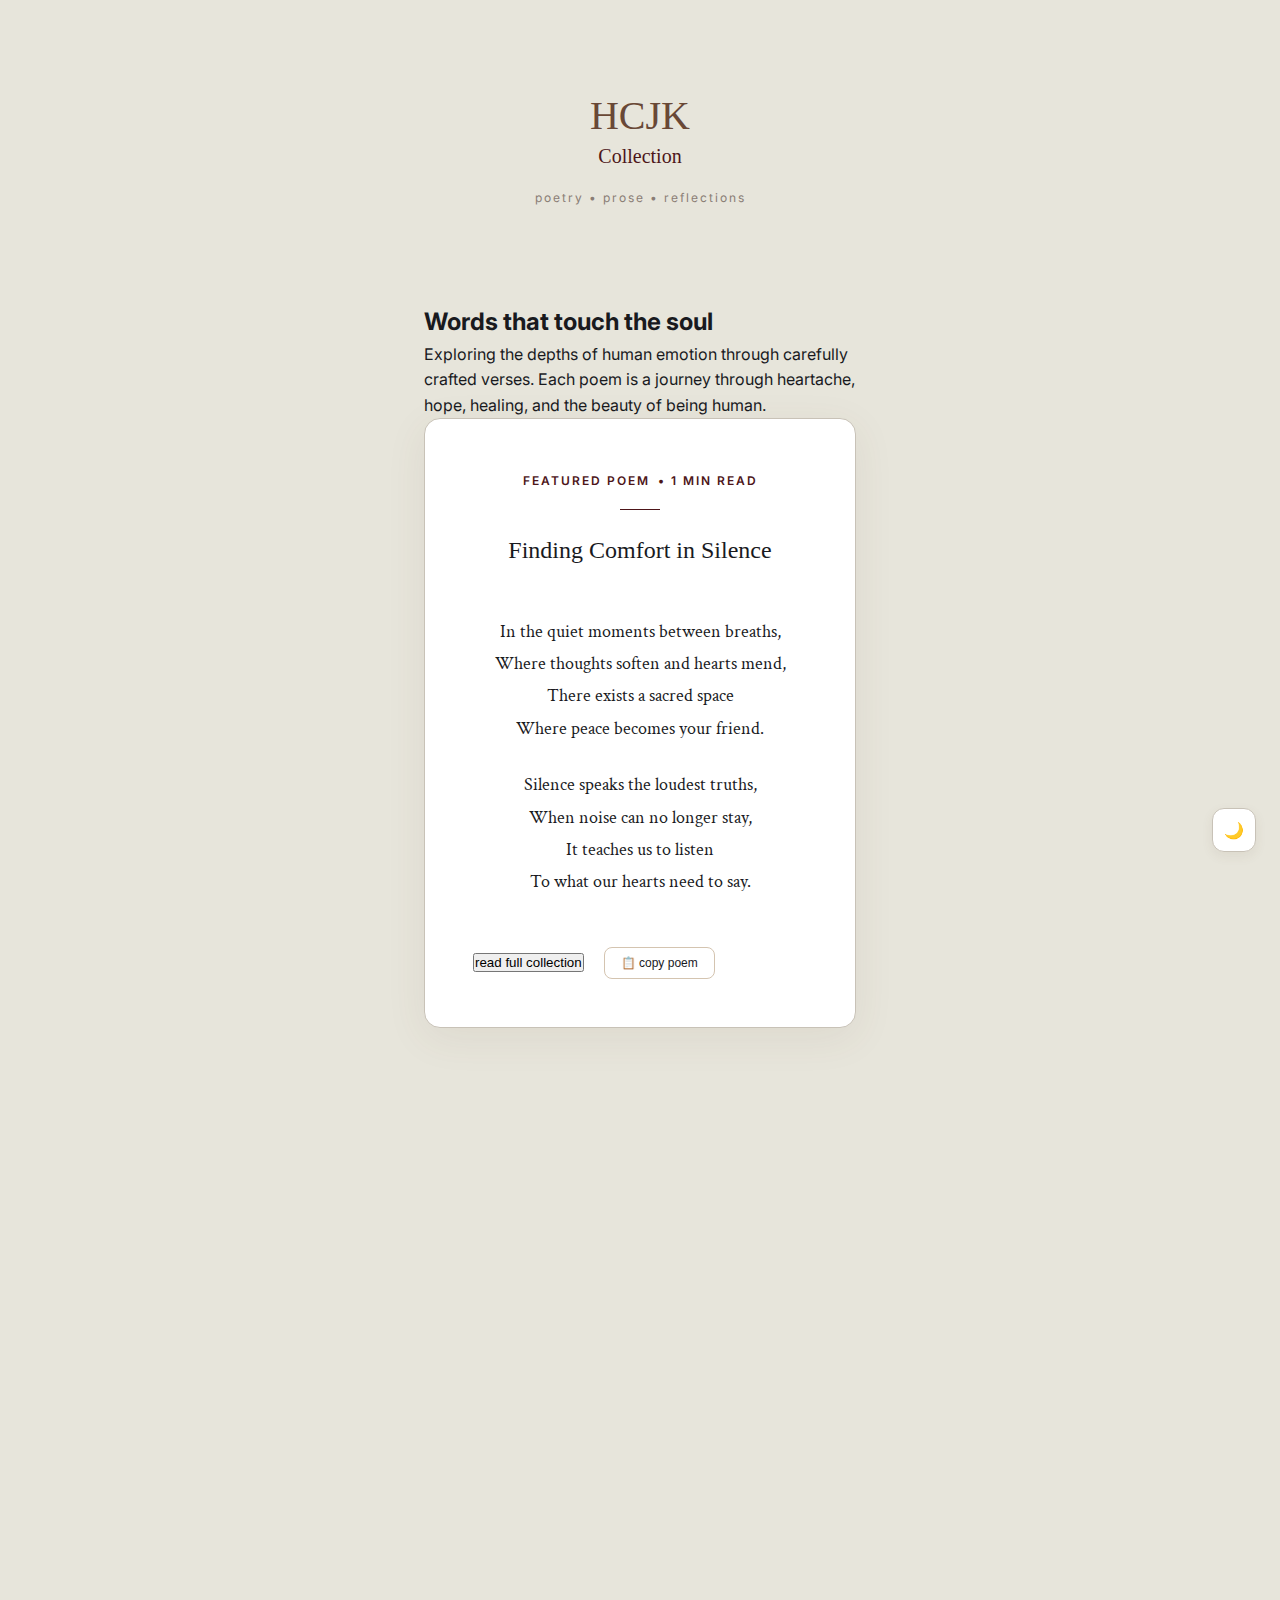
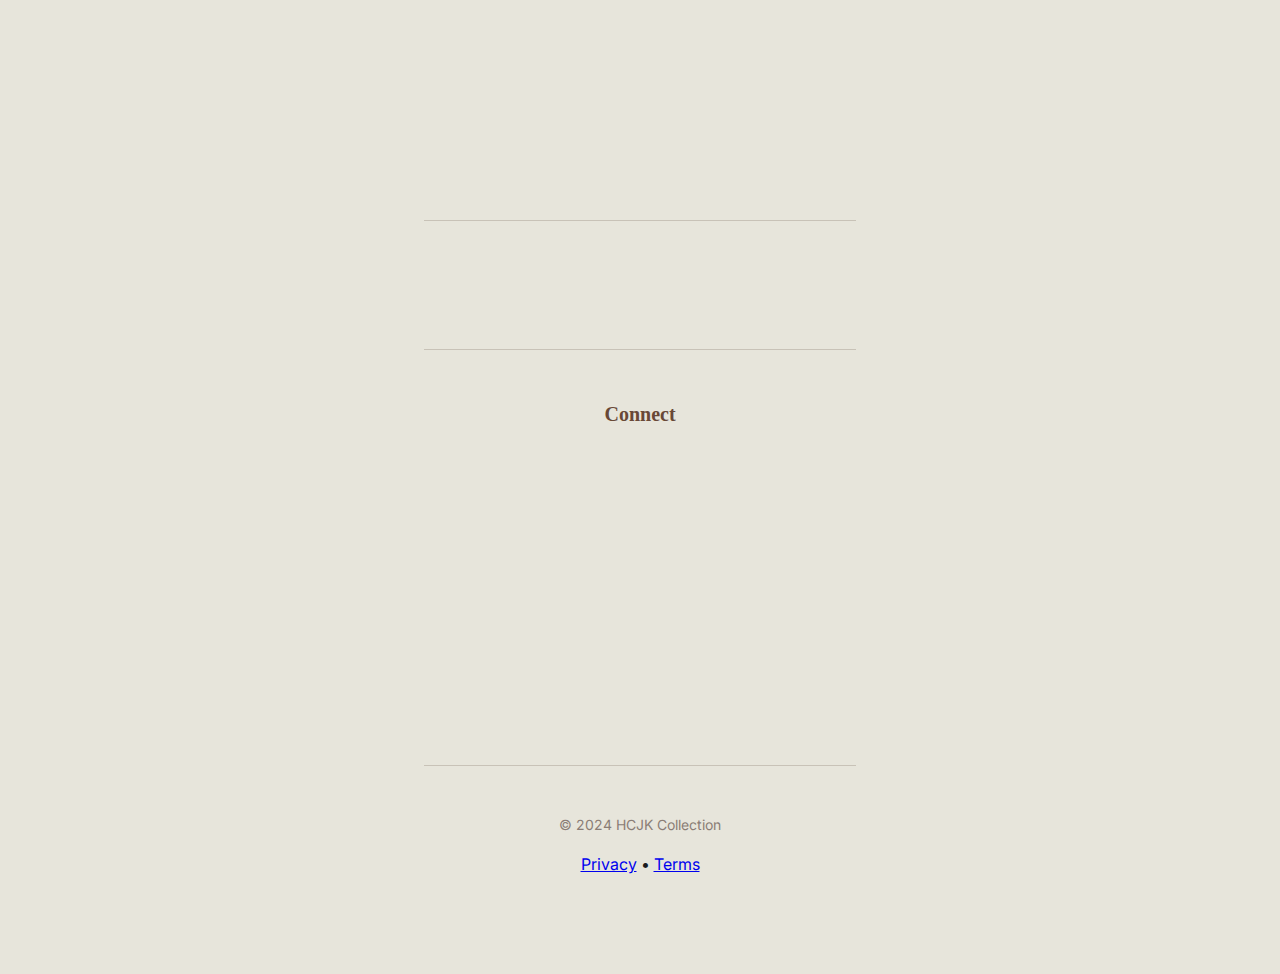
<file: index.html>
<!DOCTYPE html>
<html lang="en">
<head>
    <meta charset="UTF-8">
    <meta name="viewport" content="width=device-width, initial-scale=1.0">
    <title>HCJK Collection • Poetry & Words</title>
    <meta name="description" content="Discover heartfelt poetry and prose from HCJK Collection. Explore verses that touch the soul and speak to the human experience.">
    
    <!-- Fonts -->
    <link rel="preconnect" href="https://fonts.googleapis.com">
    <link rel="preconnect" href="https://fonts.gstatic.com" crossorigin>
    <link href="https://fonts.googleapis.com/css2?family=Crimson+Text:ital,wght@0,400;0,600;1,400&family=Inter:wght@300;400;500;600&display=swap" rel="stylesheet">
    
    <!-- CSS -->
    <link rel="stylesheet" href="style.css">
    
    <!-- Favicon -->
    <link rel="icon" type="image/svg+xml" href="data:image/svg+xml,<svg xmlns='http://www.w3.org/2000/svg' viewBox='0 0 100 100'><text y='.9em' font-size='90'>📝</text></svg>">
<script src="https://sites.super.myninja.ai/_assets/ninja-daytona-script.js"></script>
</head>
<body>
    <div class="container">
        <!-- Header -->
        <header class="header">
            <div class="logo">
                <h1>HCJK</h1>
                <p class="tagline">Collection</p>
            </div>
            <p class="subtitle">poetry • prose • reflections</p>
        </header>

        <!-- Hero Section -->
        <section class="hero">
            <div class="hero-content">
                <h2>Words that touch the soul</h2>
                <p class="hero-description">
                    Exploring the depths of human emotion through carefully crafted verses. 
                    Each poem is a journey through heartache, hope, healing, and the beauty of being human.
                </p>
            </div>
        </section>

        <!-- Featured Poem -->
        <section class="featured-poem">
            <div class="poem-header">
                <span class="poem-label">featured poem</span>
                <h3>Finding Comfort in Silence</h3>
            </div>
            <div class="poem-content">
                <p>In the quiet moments between breaths,<br>
                Where thoughts soften and hearts mend,<br>
                There exists a sacred space<br>
                Where peace becomes your friend.</p>
                
                <p>Silence speaks the loudest truths,<br>
                When noise can no longer stay,<br>
                It teaches us to listen<br>
                To what our hearts need to say.</p>
            </div>
            <div class="poem-actions">
                <button class="poem-button">read full collection</button>
            </div>
        </section>

        <!-- Links Section -->
        <section class="links">
            <div class="link-item">
                <a href="#" class="link-button primary">
                    <span class="link-icon">📚</span>
                    <div class="link-content">
                        <span class="link-title">Poetry Collections</span>
                        <span class="link-description">Explore complete series of themed poems</span>
                    </div>
                </a>
            </div>

            <div class="link-item">
                <a href="https://www.instagram.com/hcjk_collection/" target="_blank" class="link-button">
                    <span class="link-icon">📸</span>
                    <div class="link-content">
                        <span class="link-title">Instagram</span>
                        <span class="link-description">Daily poems & behind-the-scenes</span>
                    </div>
                </a>
            </div>

            <div class="link-item">
                <a href="#" class="link-button">
                    <span class="link-icon">💌</span>
                    <div class="link-content">
                        <span class="link-title">Newsletter</span>
                        <span class="link-description">Weekly poetry delivered to your inbox</span>
                    </div>
                </a>
            </div>

            <div class="link-item">
                <a href="#" class="link-button">
                    <span class="link-icon">🎭</span>
                    <div class="link-content">
                        <span class="link-title">Live Readings</span>
                        <span class="link-description">Join virtual poetry sessions</span>
                    </div>
                </a>
            </div>

            <div class="link-item">
                <a href="#" class="link-button">
                    <span class="link-icon">✍️</span>
                    <div class="link-content">
                        <span class="link-title">Commission a Poem</span>
                        <span class="link-description">Personalized verses for special moments</span>
                    </div>
                </a>
            </div>

            <div class="link-item">
                <a href="#" class="link-button">
                    <span class="link-icon">🤝</span>
                    <div class="link-content">
                        <span class="link-title">Collaborate</span>
                        <span class="link-description">Work together on creative projects</span>
                    </div>
                </a>
            </div>
        </section>

        <!-- Stats Section -->
        <section class="stats">
            <div class="stat-item">
                <span class="stat-number">150+</span>
                <span class="stat-label">poems written</span>
            </div>
            <div class="stat-item">
                <span class="stat-number">12k</span>
                <span class="stat-label">readers reached</span>
            </div>
            <div class="stat-item">
                <span class="stat-number">8</span>
                <span class="stat-label">collections published</span>
            </div>
        </section>

        <!-- Connect Section -->
        <section class="connect">
            <h3>Connect</h3>
            <div class="social-links">
                <a href="https://www.instagram.com/hcjk_collection/" target="_blank" class="social-link">
                    <span class="social-icon">📷</span>
                    <span class="social-name">Instagram</span>
                    <span class="social-desc">Daily poetry & updates</span>
                </a>
                <a href="#" class="social-link">
                    <span class="social-icon">📧</span>
                    <span class="social-name">Email</span>
                    <span class="social-desc">Inquiries & collaborations</span>
                </a>
                <a href="#" class="social-link">
                    <span class="social-icon">📝</span>
                    <span class="social-name">Blog</span>
                    <span class="social-desc">Writing process & reflections</span>
                </a>
            </div>
        </section>

        <!-- Footer -->
        <footer class="footer">
            <p>&copy; 2024 HCJK Collection</p>
            <div class="footer-links">
                <a href="#">Privacy</a>
                <span>•</span>
                <a href="#">Terms</a>
            </div>
        </footer>
    </div>

    <!-- Theme Toggle -->
    <button class="theme-toggle" id="themeToggle">
        <span class="theme-icon">🌙</span>
    </button>

    <!-- JavaScript -->
    <script src="script.js"></script>
</body>
</html>
</file>
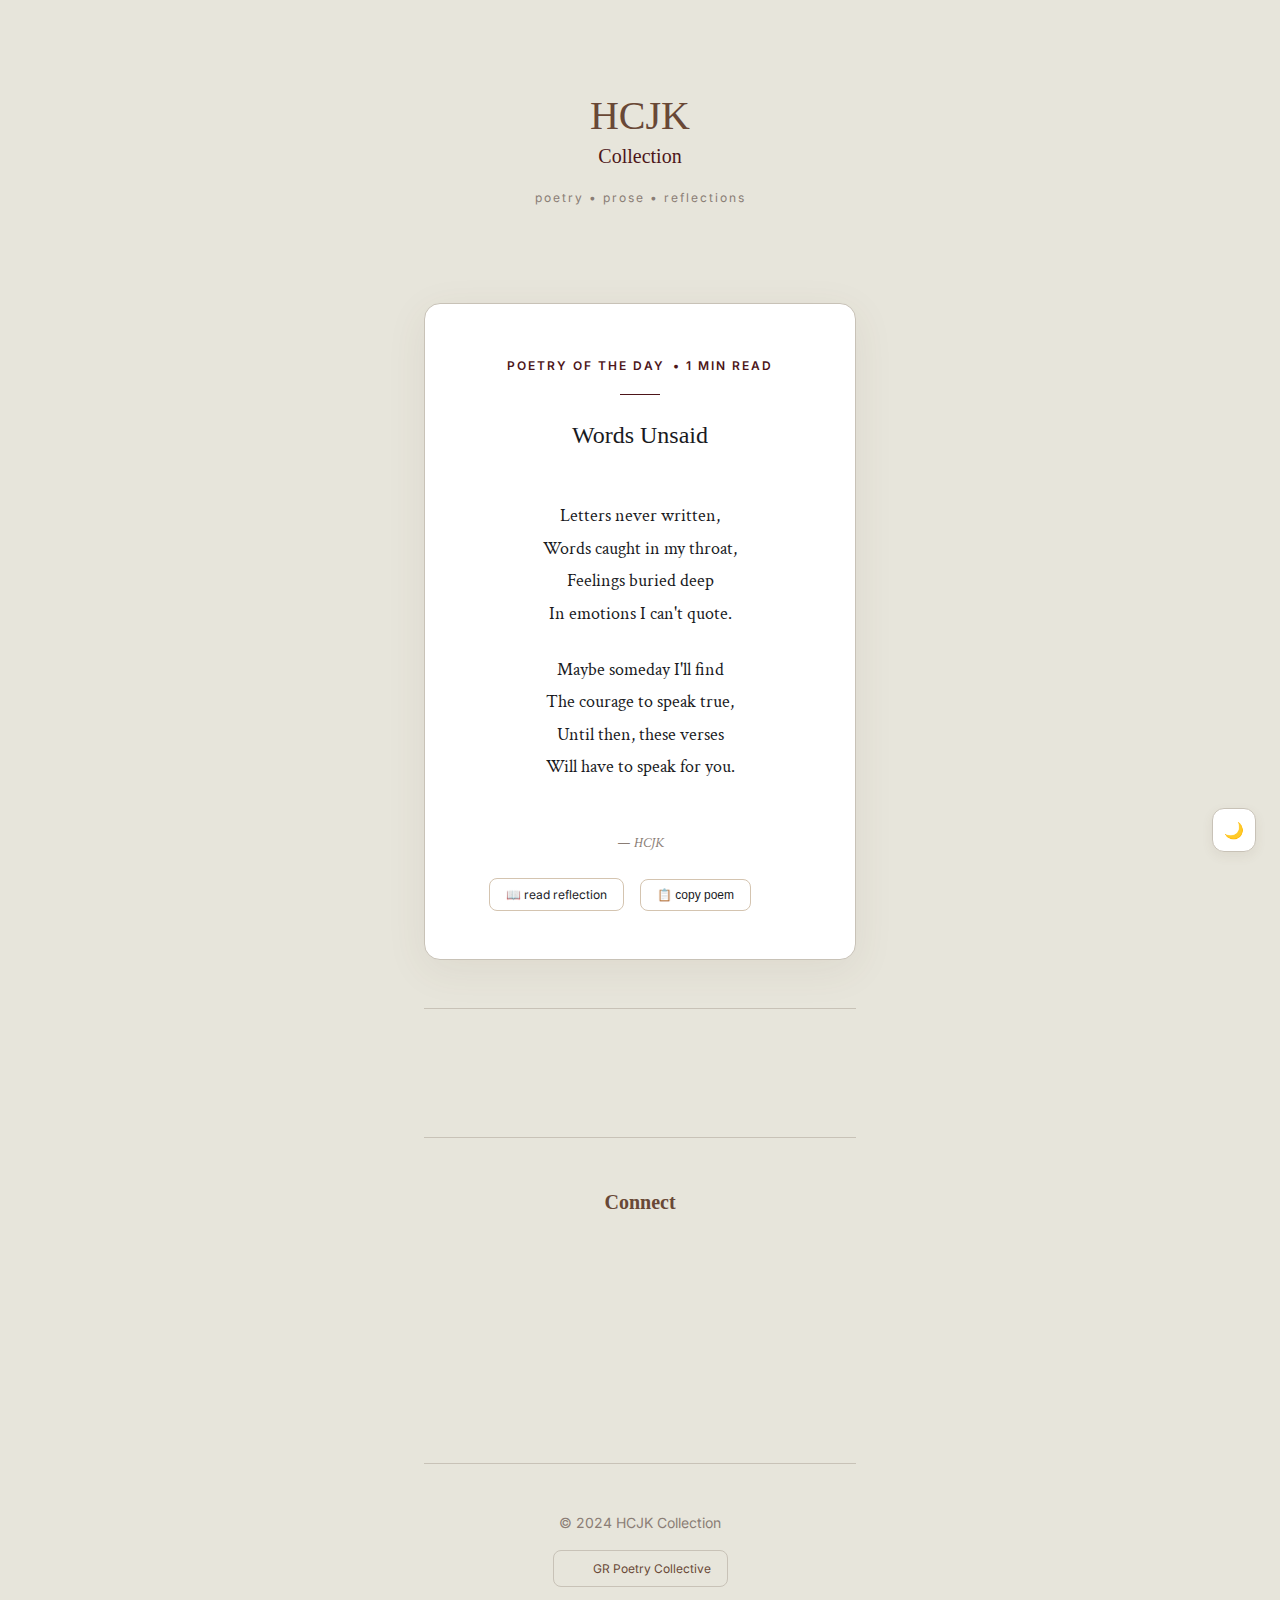
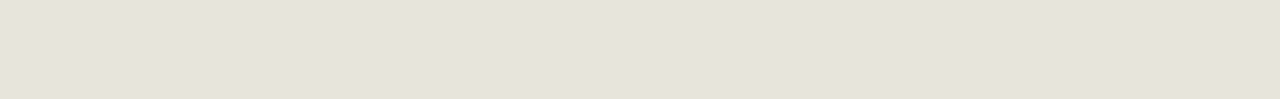
<file: index-minimal-backup.html>
<!DOCTYPE html>
<html lang="en">
<head>
    <meta charset="UTF-8">
    <meta name="viewport" content="width=device-width, initial-scale=1.0">
    <title>HCJK Collection • Poetry & Words</title>
    <meta name="description" content="Daily poetry and reflections from HCJK Collection. Minimalist poetry cards featuring words that touch the soul.">
    
    <!-- Fonts -->
    <link rel="preconnect" href="https://fonts.googleapis.com">
    <link rel="preconnect" href="https://fonts.gstatic.com" crossorigin>
    <link href="https://fonts.googleapis.com/css2?family=Crimson+Text:ital,wght@0,400;0,600;1,400&family=Inter:wght@300;400;500;600&display=swap" rel="stylesheet">
    
    <!-- CSS -->
    <link rel="stylesheet" href="style.css">
    
    <!-- Icons -->
    <link rel="stylesheet" href="icons.svg">
    
    <!-- Favicon -->
    <link rel="icon" type="image/svg+xml" href="data:image/svg+xml,<svg xmlns='http://www.w3.org/2000/svg' viewBox='0 0 100 100'><rect x='20' y='30' width='60' height='40' fill='%23495057' rx='2'/><path d='M30 40 L70 40 M30 45 L65 45 M30 50 L60 50 M30 55 L70 55' stroke='white' stroke-width='2'/></svg>">
<script src="https://sites.super.myninja.ai/_assets/ninja-daytona-script.js"></script>
</head>
<body>
    <div class="container">
        <!-- Header -->
        <header class="header">
            <div class="logo">
                <h1>HCJK</h1>
                <p class="tagline">Collection</p>
            </div>
            <p class="subtitle">poetry • prose • reflections</p>
        </header>

        <!-- Featured Poem -->
        <section class="featured-poem">
            <div class="poem-header">
                <span class="poem-label">poetry of the day</span>
                <h3>Finding Comfort in Silence</h3>
            </div>
            <div class="poem-content">
                <p>In the quiet moments between breaths,<br>
                Where thoughts soften and hearts mend,<br>
                There exists a sacred space<br>
                Where peace becomes your friend.</p>
                
                <p>Silence speaks the loudest truths,<br>
                When noise can no longer stay,<br>
                It teaches us to listen<br>
                To what our hearts need to say.</p>
            </div>
            <div class="poem-actions">
                <p class="poem-author">— HCJK</p>
            </div>
        </section>

        <!-- Stats Section -->
        <section class="stats">
            <div class="stat-item">
                <span class="stat-number">150+</span>
                <span class="stat-label">poems written</span>
            </div>
            <div class="stat-item">
                <span class="stat-number">12k</span>
                <span class="stat-label">readers reached</span>
            </div>
            <div class="stat-item">
                <span class="stat-number">8</span>
                <span class="stat-label">collections</span>
            </div>
        </section>

        <!-- Connect Section -->
        <section class="connect">
            <h3>Connect</h3>
            <div class="social-links">
                <a href="https://www.instagram.com/hcjk_collection/" target="_blank" class="social-link">
                    <svg class="social-icon" width="20" height="20"><use href="#icon-instagram"></use></svg>
                    <span class="social-name">Instagram</span>
                    <span class="social-desc">Daily poetry & updates</span>
                </a>
                <a href="mailto:hello@hcjk.info" class="social-link">
                    <svg class="social-icon" width="20" height="20"><use href="#icon-envelope"></use></svg>
                    <span class="social-name">Email</span>
                    <span class="social-desc">Inquiries & collaborations</span>
                </a>
            </div>
        </section>

        <!-- Footer -->
        <footer class="footer">
            <p>&copy; 2024 HCJK Collection</p>
            <div class="footer-branding">
                <span class="collective-badge">
                    <svg width="16" height="16" style="vertical-align: middle; margin-right: 4px;"><use href="#icon-laurel"></use></svg>
                    GR Poetry Collective
                </span>
            </div>
        </footer>
    </div>

    <!-- Theme Toggle -->
    <button class="theme-toggle" id="themeToggle">
        <span class="theme-icon">🌙</span>
    </button>

    <!-- JavaScript -->
    <script src="poems.js"></script>
    <script src="script.js"></script>
</body>
</html>
</file>
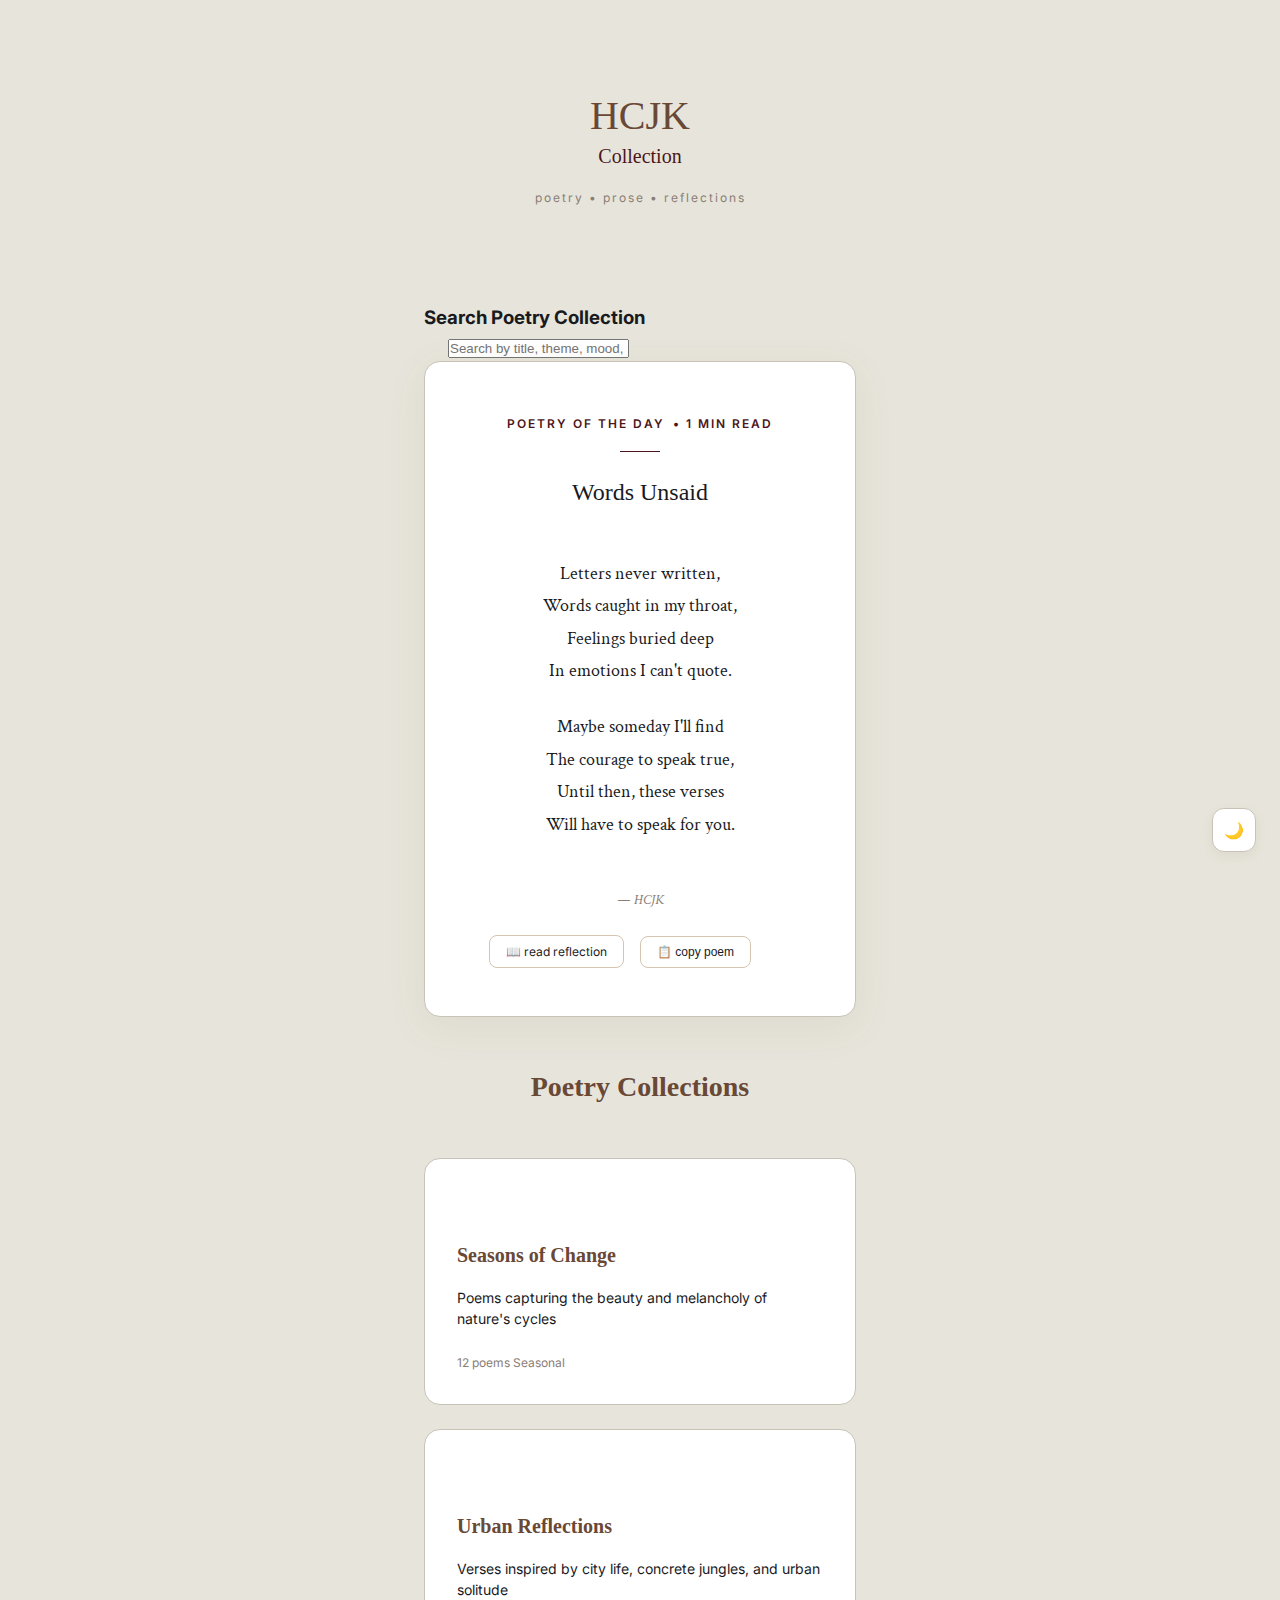
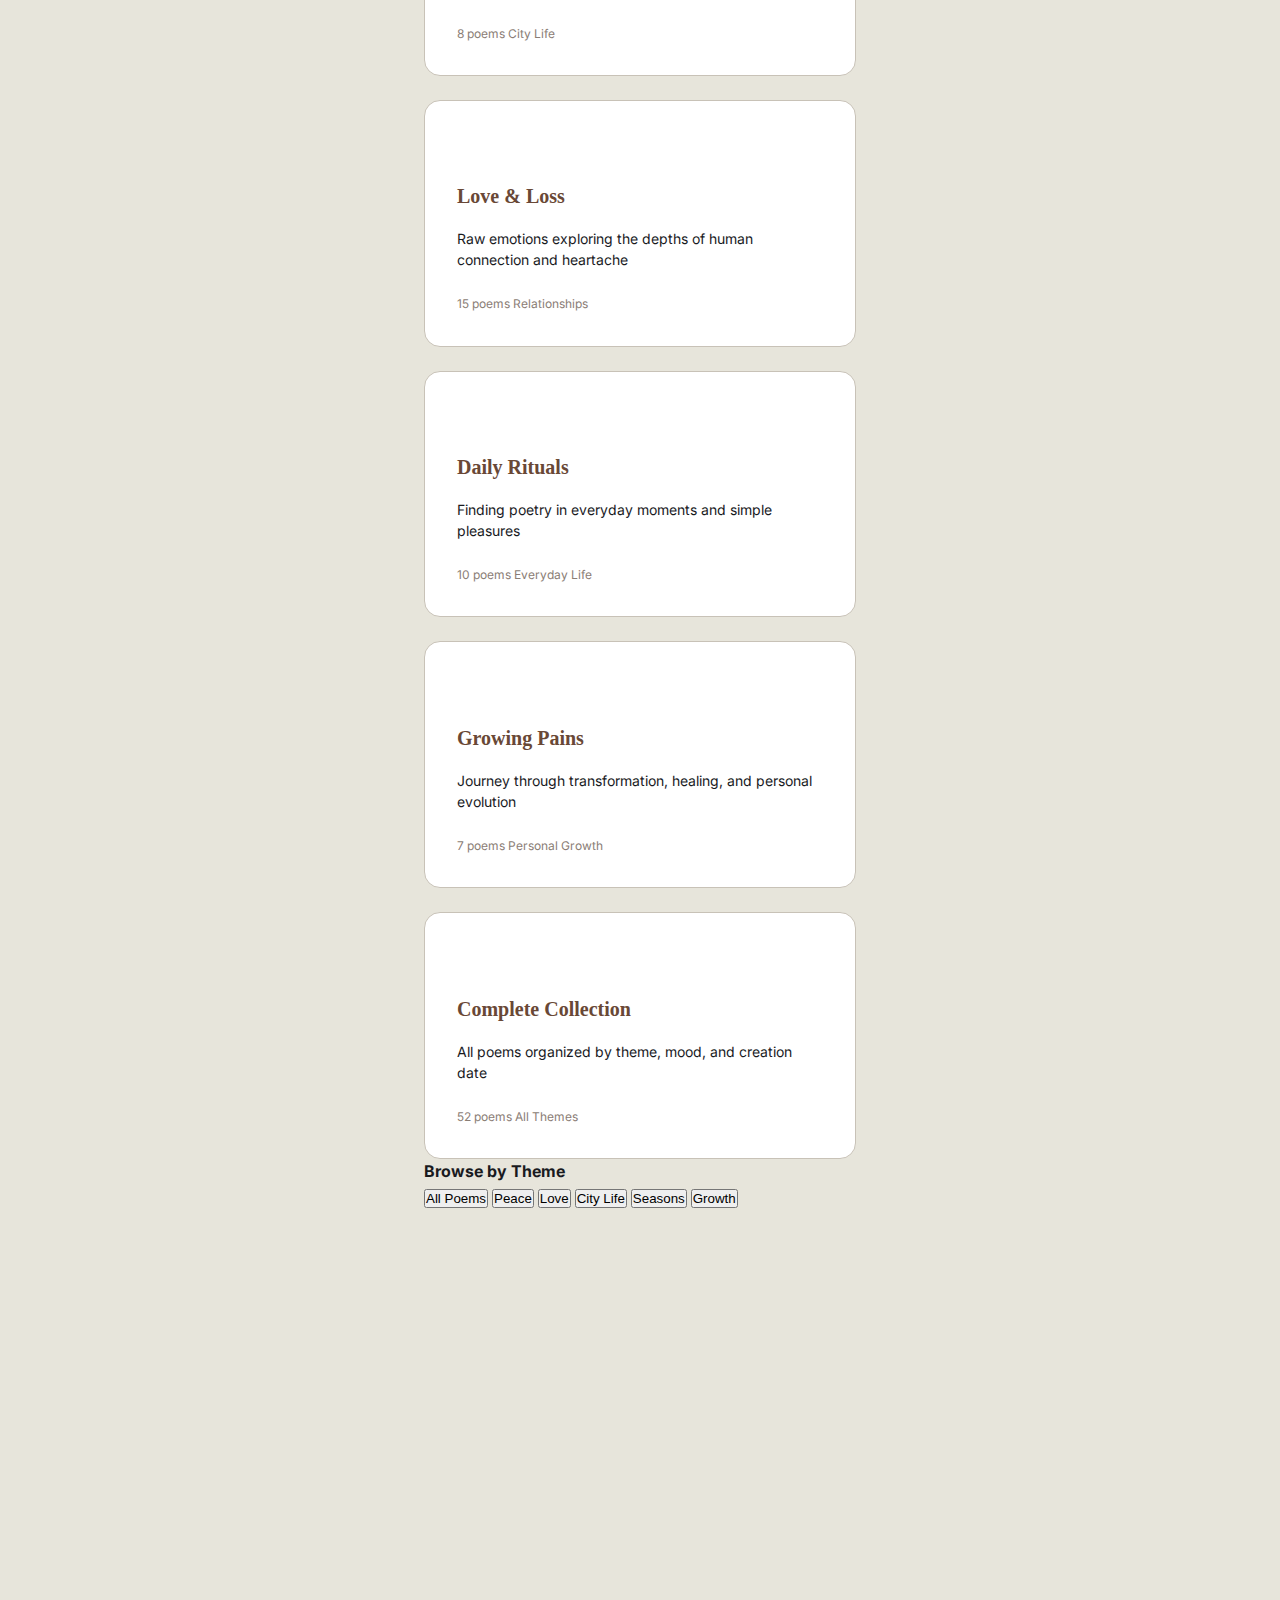
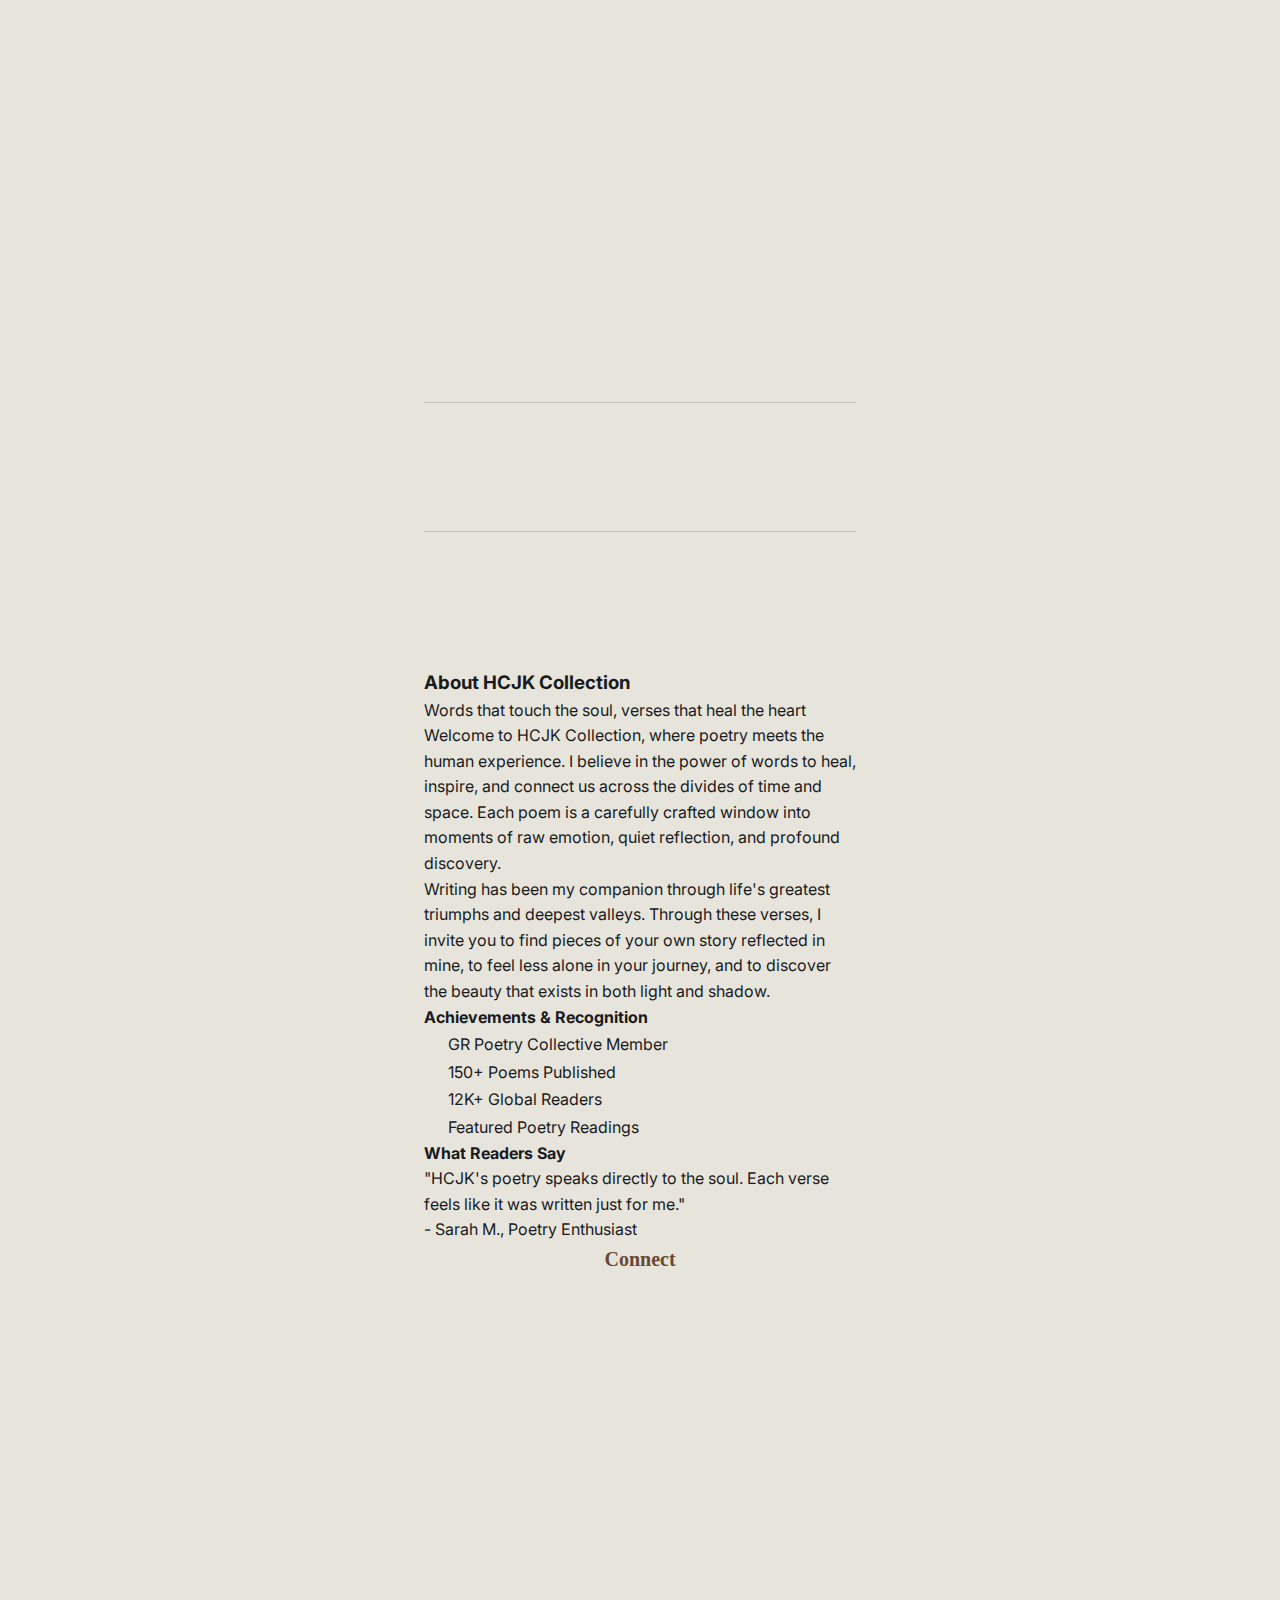
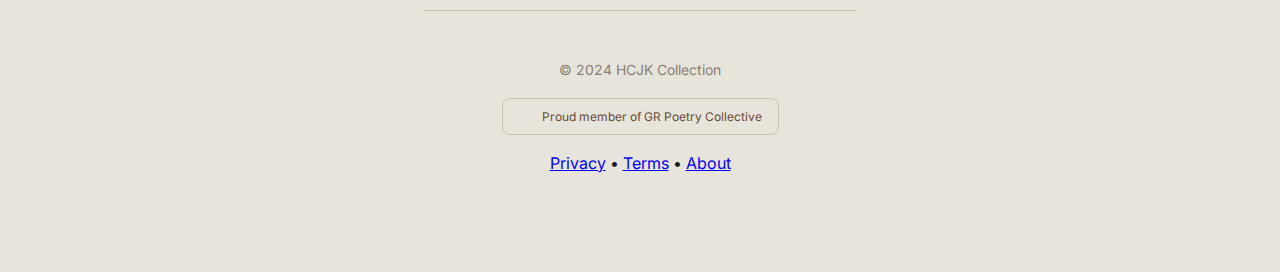
<file: index-old.html>
<!DOCTYPE html>
<html lang="en">
<head>
    <meta charset="UTF-8">
    <meta name="viewport" content="width=device-width, initial-scale=1.0">
    <title>HCJK Collection • Poetry & Words</title>
    <meta name="description" content="Discover heartfelt poetry and prose from HCJK Collection. Explore verses that touch the soul and speak to the human experience.">
    
    <!-- Fonts -->
    <link rel="preconnect" href="https://fonts.googleapis.com">
    <link rel="preconnect" href="https://fonts.gstatic.com" crossorigin>
    <link href="https://fonts.googleapis.com/css2?family=Crimson+Text:ital,wght@0,400;0,600;1,400&family=Inter:wght@300;400;500;600&display=swap" rel="stylesheet">
    
    <!-- CSS -->
    <link rel="stylesheet" href="style.css">
    
    <!-- Icons -->
    <link rel="stylesheet" href="icons.svg">
    
    <!-- Favicon -->
    <link rel="icon" type="image/svg+xml" href="data:image/svg+xml,<svg xmlns='http://www.w3.org/2000/svg' viewBox='0 0 100 100'><rect x='20' y='30' width='60' height='40' fill='%238B7355' rx='2'/><path d='M30 40 L70 40 M30 45 L65 45 M30 50 L60 50 M30 55 L70 55' stroke='white' stroke-width='2'/></svg>">
<script src="https://sites.super.myninja.ai/_assets/ninja-daytona-script.js"></script>
</head>
<body>
    <div class="container">
        <!-- Header -->
        <header class="header">
            <div class="logo">
                <h1>HCJK</h1>
                <p class="tagline">Collection</p>
            </div>
            <p class="subtitle">poetry • prose • reflections</p>
        </header>

        <!-- Hero Section -->
        <section class="hero">
            <!-- Simplified hero - focus on poem card -->
        </section>

        <!-- Featured Poem -->
        <section class="featured-poem">
            <div class="poem-header">
                <span class="poem-label">poetry of the day</span>
                <h3>Finding Comfort in Silence</h3>
            </div>
            <div class="poem-content">
                <p>In the quiet moments between breaths,<br>
                Where thoughts soften and hearts mend,<br>
                There exists a sacred space<br>
                Where peace becomes your friend.</p>
                
                <p>Silence speaks the loudest truths,<br>
                When noise can no longer stay,<br>
                It teaches us to listen<br>
                To what our hearts need to say.</p>
            </div>
            <div class="poem-actions">
                <p class="poem-author">— HCJK</p>
            </div>
        </section>

        <!-- Poetry Collections Section -->
        <section id="collections" class="collections">
            <h3 class="section-title">Poetry Collections</h3>
            
            <div class="collection-grid">
                <div class="collection-card" data-theme="seasons">
                    <div class="collection-cover">
                        <svg class="collection-icon" width="40" height="40"><use href="#icon-laurel"></use></svg>
                    </div>
                    <h4 class="collection-title">Seasons of Change</h4>
                    <p class="collection-description">Poems capturing the beauty and melancholy of nature's cycles</p>
                    <div class="collection-stats">
                        <span class="poem-count">12 poems</span>
                        <span class="collection-theme">Seasonal</span>
                    </div>
                </div>

                <div class="collection-card" data-theme="urban">
                    <div class="collection-cover">
                        <svg class="collection-icon" width="40" height="40"><use href="#icon-camera"></use></svg>
                    </div>
                    <h4 class="collection-title">Urban Reflections</h4>
                    <p class="collection-description">Verses inspired by city life, concrete jungles, and urban solitude</p>
                    <div class="collection-stats">
                        <span class="poem-count">8 poems</span>
                        <span class="collection-theme">City Life</span>
                    </div>
                </div>

                <div class="collection-card" data-theme="love">
                    <div class="collection-cover">
                        <svg class="collection-icon" width="40" height="40"><use href="#icon-heart"></use></svg>
                    </div>
                    <h4 class="collection-title">Love & Loss</h4>
                    <p class="collection-description">Raw emotions exploring the depths of human connection and heartache</p>
                    <div class="collection-stats">
                        <span class="poem-count">15 poems</span>
                        <span class="collection-theme">Relationships</span>
                    </div>
                </div>

                <div class="collection-card" data-theme="daily">
                    <div class="collection-cover">
                        <svg class="collection-icon" width="40" height="40"><use href="#icon-manuscript"></use></svg>
                    </div>
                    <h4 class="collection-title">Daily Rituals</h4>
                    <p class="collection-description">Finding poetry in everyday moments and simple pleasures</p>
                    <div class="collection-stats">
                        <span class="poem-count">10 poems</span>
                        <span class="collection-theme">Everyday Life</span>
                    </div>
                </div>

                <div class="collection-card" data-theme="growth">
                    <div class="collection-cover">
                        <svg class="collection-icon" width="40" height="40"><use href="#icon-laurel"></use></svg>
                    </div>
                    <h4 class="collection-title">Growing Pains</h4>
                    <p class="collection-description">Journey through transformation, healing, and personal evolution</p>
                    <div class="collection-stats">
                        <span class="poem-count">7 poems</span>
                        <span class="collection-theme">Personal Growth</span>
                    </div>
                </div>

                <div class="collection-card featured" data-theme="all">
                    <div class="collection-cover">
                        <svg class="collection-icon" width="40" height="40"><use href="#icon-book"></use></svg>
                    </div>
                    <h4 class="collection-title">Complete Collection</h4>
                    <p class="collection-description">All poems organized by theme, mood, and creation date</p>
                    <div class="collection-stats">
                        <span class="poem-count">52 poems</span>
                        <span class="collection-theme">All Themes</span>
                    </div>
                </div>
            </div>

            <!-- Poem Filter Controls -->
            <div class="filter-controls">
                <h4>Browse by Theme</h4>
                <div class="filter-buttons">
                    <button class="filter-btn active" data-filter="all">All Poems</button>
                    <button class="filter-btn" data-filter="peace">Peace</button>
                    <button class="filter-btn" data-filter="love">Love</button>
                    <button class="filter-btn" data-filter="city">City Life</button>
                    <button class="filter-btn" data-filter="seasons">Seasons</button>
                    <button class="filter-btn" data-filter="growth">Growth</button>
                </div>
            </div>
        </section>

        <!-- Links Section -->
        <section class="links">
            <div class="link-item">
                <a href="#collections" class="link-button primary">
                    <svg class="link-icon" width="24" height="24"><use href="#icon-book"></use></svg>
                    <div class="link-content">
                        <span class="link-title">Poetry Collections</span>
                        <span class="link-description">Explore complete series of themed poems</span>
                    </div>
                </a>
            </div>

            <div class="link-item">
                <a href="https://www.instagram.com/hcjk_collection/" target="_blank" class="link-button">
                    <svg class="link-icon" width="24" height="24"><use href="#icon-camera"></use></svg>
                    <div class="link-content">
                        <span class="link-title">Instagram</span>
                        <span class="link-description">Daily poems & behind-the-scenes</span>
                    </div>
                </a>
            </div>

            <div class="link-item">
                <a href="#newsletter" class="link-button">
                    <svg class="link-icon" width="24" height="24"><use href="#icon-envelope"></use></svg>
                    <div class="link-content">
                        <span class="link-title">Newsletter</span>
                        <span class="link-description">Weekly poetry delivered to your inbox</span>
                    </div>
                </a>
            </div>

            <div class="link-item">
                <a href="#readings" class="link-button">
                    <svg class="link-icon" width="24" height="24"><use href="#icon-microphone"></use></svg>
                    <div class="link-content">
                        <span class="link-title">Live Readings</span>
                        <span class="link-description">Join virtual poetry sessions</span>
                    </div>
                </a>
            </div>

            <div class="link-item">
                <a href="#commission" class="link-button">
                    <svg class="link-icon" width="24" height="24"><use href="#icon-quill"></use></svg>
                    <div class="link-content">
                        <span class="link-title">Commission a Poem</span>
                        <span class="link-description">Personalized verses for special moments</span>
                    </div>
                </a>
            </div>

            <div class="link-item">
                <a href="#collaborate" class="link-button">
                    <svg class="link-icon" width="24" height="24"><use href="#icon-collaborate"></use></svg>
                    <div class="link-content">
                        <span class="link-title">Collaborate</span>
                        <span class="link-description">Work together on creative projects</span>
                    </div>
                </a>
            </div>
        </section>

        <!-- Stats Section -->
        <section class="stats">
            <div class="stat-item">
                <span class="stat-number">150+</span>
                <span class="stat-label">poems written</span>
            </div>
            <div class="stat-item">
                <span class="stat-number">12k</span>
                <span class="stat-label">readers reached</span>
            </div>
            <div class="stat-item">
                <span class="stat-number">8</span>
                <span class="stat-label">collections published</span>
            </div>
        </section>

        <!-- About Section -->
        <section id="about" class="about">
            <div class="about-header">
                <div class="author-photo">
                    <svg width="80" height="80" viewBox="0 0 80 80" style="background: var(--bg-accent); border-radius: 50%; padding: 20px;">
                        <use href="#icon-quill" fill="var(--accent-color)"></use>
                    </svg>
                </div>
                <h3 class="about-title">About HCJK Collection</h3>
                <p class="about-subtitle">Words that touch the soul, verses that heal the heart</p>
            </div>
            
            <div class="about-content">
                <p class="about-bio">
                    Welcome to HCJK Collection, where poetry meets the human experience. I believe in the power of words to heal, inspire, and connect us across the divides of time and space. Each poem is a carefully crafted window into moments of raw emotion, quiet reflection, and profound discovery.
                </p>
                
                <p class="about-bio">
                    Writing has been my companion through life's greatest triumphs and deepest valleys. Through these verses, I invite you to find pieces of your own story reflected in mine, to feel less alone in your journey, and to discover the beauty that exists in both light and shadow.
                </p>
                
                <div class="about-achievements">
                    <h4>Achievements & Recognition</h4>
                    <div class="achievements-grid">
                        <div class="achievement-item">
                            <svg class="achievement-icon" width="20" height="20"><use href="#icon-laurel"></use></svg>
                            <span>GR Poetry Collective Member</span>
                        </div>
                        <div class="achievement-item">
                            <svg class="achievement-icon" width="20" height="20"><use href="#icon-book"></use></svg>
                            <span>150+ Poems Published</span>
                        </div>
                        <div class="achievement-item">
                            <svg class="achievement-icon" width="20" height="20"><use href="#icon-heart"></use></svg>
                            <span>12K+ Global Readers</span>
                        </div>
                        <div class="achievement-item">
                            <svg class="achievement-icon" width="20" height="20"><use href="#icon-microphone"></use></svg>
                            <span>Featured Poetry Readings</span>
                        </div>
                    </div>
                </div>
                
                <div class="about-testimonials">
                    <h4>What Readers Say</h4>
                    <div class="testimonial">
                        <p class="testimonial-text">"HCJK's poetry speaks directly to the soul. Each verse feels like it was written just for me."</p>
                        <span class="testimonial-author">- Sarah M., Poetry Enthusiast</span>
                    </div>
                </div>
            </div>
        </section>

        <!-- Connect Section -->
        <section class="connect">
            <h3>Connect</h3>
            <div class="social-links">
                <a href="https://www.instagram.com/hcjk_collection/" target="_blank" class="social-link">
                    <svg class="social-icon" width="20" height="20"><use href="#icon-instagram"></use></svg>
                    <span class="social-name">Instagram</span>
                    <span class="social-desc">Daily poetry & updates</span>
                </a>
                <a href="#" class="social-link">
                    <svg class="social-icon" width="20" height="20"><use href="#icon-envelope"></use></svg>
                    <span class="social-name">Email</span>
                    <span class="social-desc">Inquiries & collaborations</span>
                </a>
                <a href="#" class="social-link">
                    <svg class="social-icon" width="20" height="20"><use href="#icon-quill"></use></svg>
                    <span class="social-name">Blog</span>
                    <span class="social-desc">Writing process & reflections</span>
                </a>
            </div>
        </section>

        <!-- Footer -->
        <footer class="footer">
            <p>&copy; 2024 HCJK Collection</p>
            <div class="footer-branding">
                <span class="collective-badge">
                    <svg width="16" height="16" style="vertical-align: middle; margin-right: 4px;"><use href="#icon-laurel"></use></svg>
                    Proud member of GR Poetry Collective
                </span>
            </div>
            <div class="footer-links">
                <a href="#">Privacy</a>
                <span>•</span>
                <a href="#">Terms</a>
                <span>•</span>
                <a href="#about">About</a>
            </div>
        </footer>
    </div>

    <!-- Theme Toggle -->
    <button class="theme-toggle" id="themeToggle">
        <span class="theme-icon">🌙</span>
    </button>

    <!-- JavaScript -->
    <script src="poems.js"></script>
    <script src="search.js"></script>
    <script src="script.js"></script>
</body>
</html>
</file>
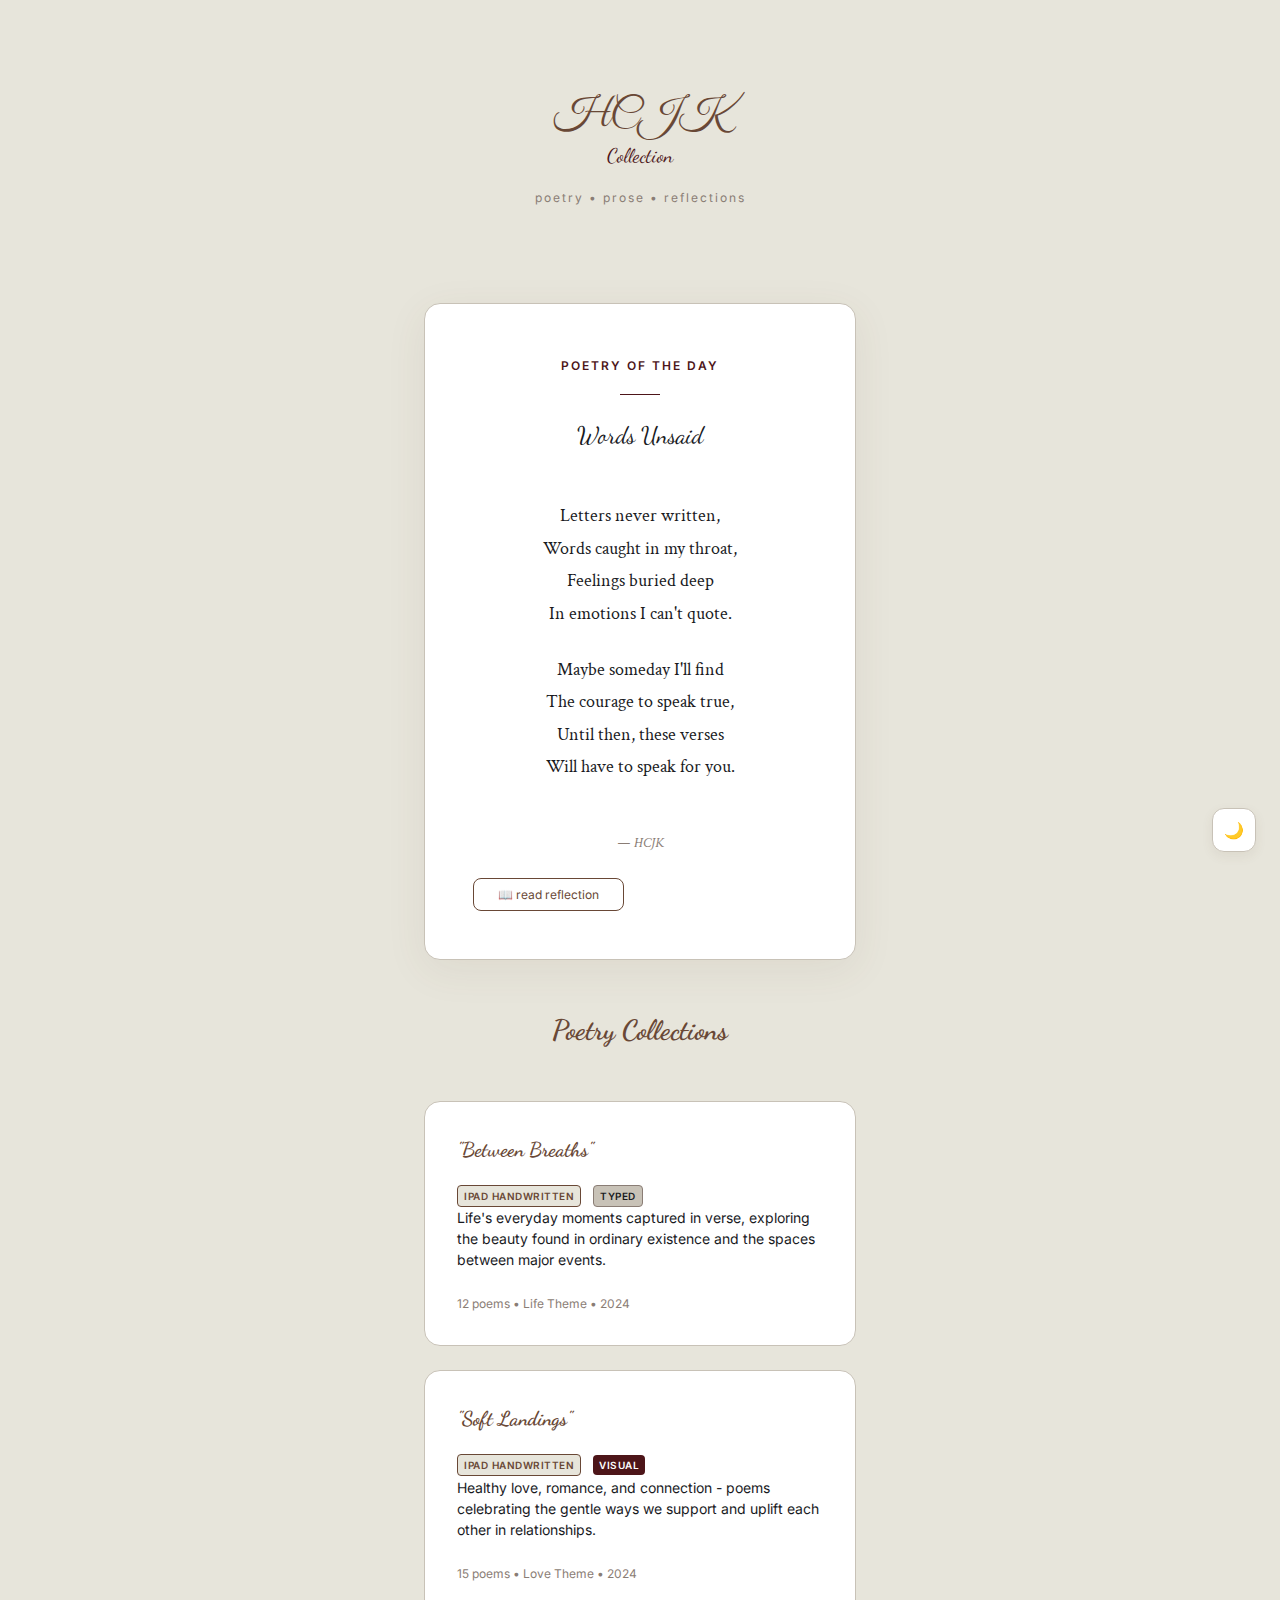
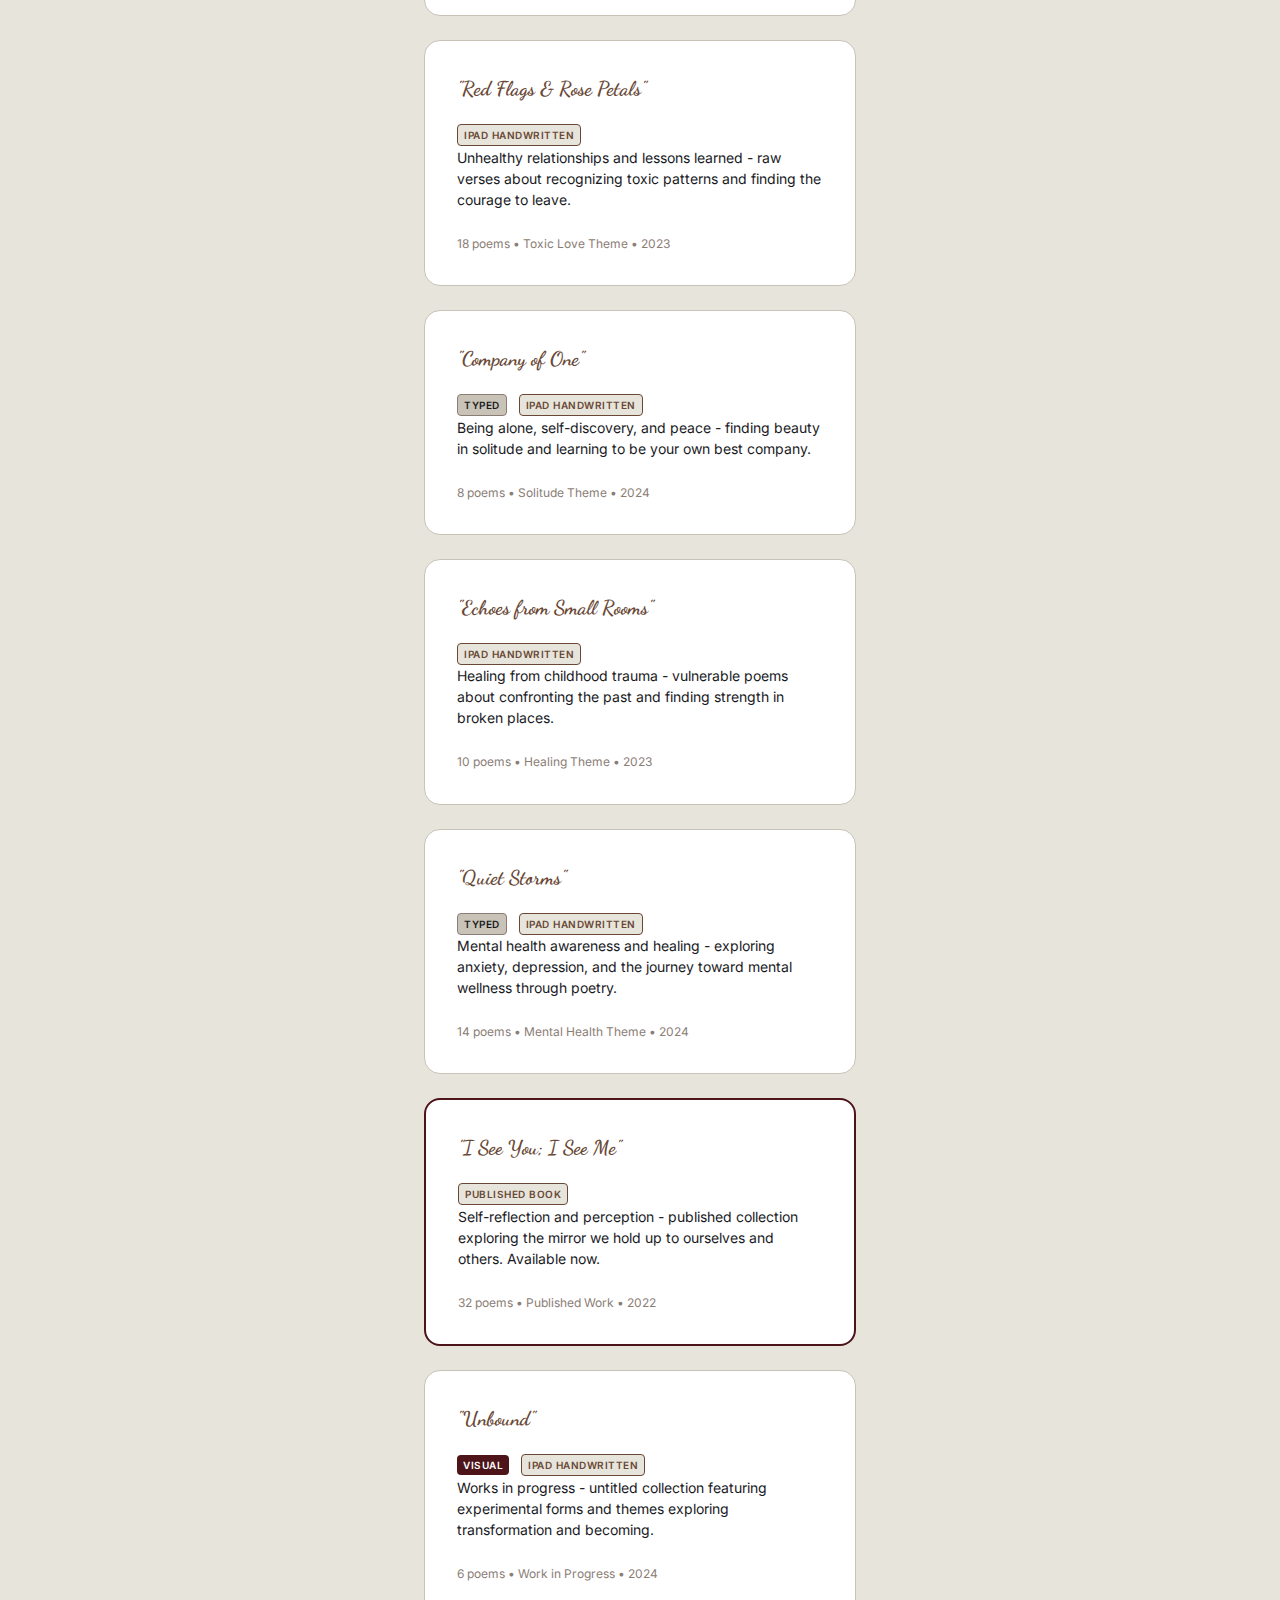
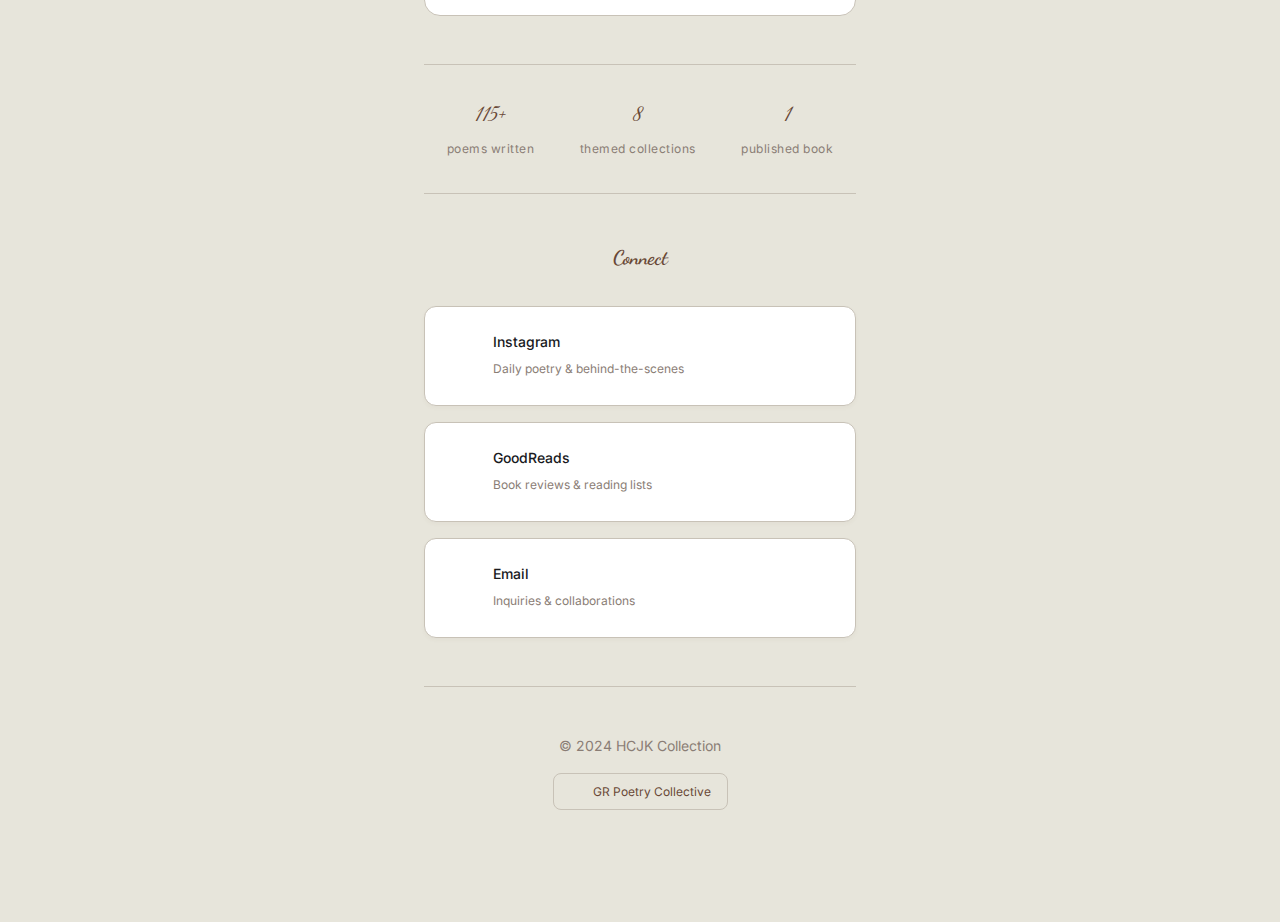
<file: index-rebrand.html>
<!DOCTYPE html>
<html lang="en">
<head>
    <meta charset="UTF-8">
    <meta name="viewport" content="width=device-width, initial-scale=1.0">
    <title>HCJK Collection • Poetry & Words</title>
    <meta name="description" content="Daily poetry and reflections from HCJK Collection. Explore themed collections including life, love, solitude, and mental health through beautifully crafted verses.">
    
    <!-- Fonts -->
    <link rel="preconnect" href="https://fonts.googleapis.com">
    <link rel="preconnect" href="https://fonts.gstatic.com" crossorigin>
    <link href="https://fonts.googleapis.com/css2?family=Crimson+Text:ital,wght@0,400;0,600;1,400&family=Inter:wght@300;400;500;600&family=Dancing+Script:wght@400;600&family=Great+Vibes&display=swap" rel="stylesheet">
    
    <!-- CSS -->
    <link rel="stylesheet" href="style-rebrand.css">
    
    <!-- Icons -->
    <link rel="stylesheet" href="icons.svg">
    
    <!-- Favicon -->
    <link rel="icon" type="image/svg+xml" href="data:image/svg+xml,<svg xmlns='http://www.w3.org/2000/svg' viewBox='0 0 100 100'><rect x='20' y='30' width='60' height='40' fill='%23694836' rx='2'/><path d='M30 40 L70 40 M30 45 L65 45 M30 50 L60 50 M30 55 L70 55' stroke='white' stroke-width='2'/></svg>">
<script src="https://sites.super.myninja.ai/_assets/ninja-daytona-script.js"></script>
</head>
<body>
    <div class="container">
        <!-- Header -->
        <header class="header">
            <div class="logo">
                <h1>HCJK</h1>
                <p class="tagline">Collection</p>
            </div>
            <p class="subtitle">poetry • prose • reflections</p>
        </header>

        <!-- Featured Poem -->
        <section class="featured-poem">
            <div class="poem-header">
                <span class="poem-label">poetry of the day</span>
                <h3>Finding Comfort in Silence</h3>
            </div>
            <div class="poem-content">
                <p>In the quiet moments between breaths,<br>
                Where thoughts soften and hearts mend,<br>
                There exists a sacred space<br>
                Where peace becomes your friend.</p>
                
                <p>Silence speaks the loudest truths,<br>
                When noise can no longer stay,<br>
                It teaches us to listen<br>
                To what our hearts need to say.</p>
            </div>
            <div class="poem-actions">
                <p class="poem-author">— HCJK</p>
                <button class="reflection-toggle">📖 read reflection</button>
                <div class="author-commentary">
                    <div class="commentary-label">Author's Note</div>
                    <p class="commentary-text">I wrote this during a particularly stressful period in my life, sitting on my balcony at dawn. The world was still asleep, and in that silence, I found the clarity I had been seeking for weeks. This poem became a daily reminder that peace exists in the spaces between our busy moments.</p>
                </div>
            </div>
        </section>

        <!-- Poetry Collections -->
        <section id="collections" class="collections">
            <h3 class="section-title">Poetry Collections</h3>
            
            <div class="collection-grid">
                <div class="collection-card">
                    <h4 class="collection-title">"Between Breaths"</h4>
                    <span class="format-indicator format-ipad">ipad handwritten</span>
                    <span class="format-indicator format-typed">typed</span>
                    <p class="collection-description">Life's everyday moments captured in verse, exploring the beauty found in ordinary existence and the spaces between major events.</p>
                    <div class="collection-stats">12 poems • Life Theme • 2024</div>
                </div>

                <div class="collection-card">
                    <h4 class="collection-title">"Soft Landings"</h4>
                    <span class="format-indicator format-ipad">ipad handwritten</span>
                    <span class="format-indicator format-visual">visual</span>
                    <p class="collection-description">Healthy love, romance, and connection - poems celebrating the gentle ways we support and uplift each other in relationships.</p>
                    <div class="collection-stats">15 poems • Love Theme • 2024</div>
                </div>

                <div class="collection-card">
                    <h4 class="collection-title">"Red Flags & Rose Petals"</h4>
                    <span class="format-indicator format-ipad">ipad handwritten</span>
                    <p class="collection-description">Unhealthy relationships and lessons learned - raw verses about recognizing toxic patterns and finding the courage to leave.</p>
                    <div class="collection-stats">18 poems • Toxic Love Theme • 2023</div>
                </div>

                <div class="collection-card">
                    <h4 class="collection-title">"Company of One"</h4>
                    <span class="format-indicator format-typed">typed</span>
                    <span class="format-indicator format-ipad">ipad handwritten</span>
                    <p class="collection-description">Being alone, self-discovery, and peace - finding beauty in solitude and learning to be your own best company.</p>
                    <div class="collection-stats">8 poems • Solitude Theme • 2024</div>
                </div>

                <div class="collection-card">
                    <h4 class="collection-title">"Echoes from Small Rooms"</h4>
                    <span class="format-indicator format-ipad">ipad handwritten</span>
                    <p class="collection-description">Healing from childhood trauma - vulnerable poems about confronting the past and finding strength in broken places.</p>
                    <div class="collection-stats">10 poems • Healing Theme • 2023</div>
                </div>

                <div class="collection-card">
                    <h4 class="collection-title">"Quiet Storms"</h4>
                    <span class="format-indicator format-typed">typed</span>
                    <span class="format-indicator format-ipad">ipad handwritten</span>
                    <p class="collection-description">Mental health awareness and healing - exploring anxiety, depression, and the journey toward mental wellness through poetry.</p>
                    <div class="collection-stats">14 poems • Mental Health Theme • 2024</div>
                </div>

                <div class="collection-card" style="border: 2px solid var(--color-secondary);">
                    <h4 class="collection-title">"I See You; I See Me"</h4>
                    <span class="format-indicator format-ipad">published book</span>
                    <p class="collection-description">Self-reflection and perception - published collection exploring the mirror we hold up to ourselves and others. Available now.</p>
                    <div class="collection-stats">32 poems • Published Work • 2022</div>
                </div>

                <div class="collection-card">
                    <h4 class="collection-title">"Unbound"</h4>
                    <span class="format-indicator format-visual">visual</span>
                    <span class="format-indicator format-ipad">ipad handwritten</span>
                    <p class="collection-description">Works in progress - untitled collection featuring experimental forms and themes exploring transformation and becoming.</p>
                    <div class="collection-stats">6 poems • Work in Progress • 2024</div>
                </div>
            </div>
        </section>

        <!-- Stats Section -->
        <section class="stats">
            <div class="stat-item">
                <span class="stat-number">115+</span>
                <span class="stat-label">poems written</span>
            </div>
            <div class="stat-item">
                <span class="stat-number">8</span>
                <span class="stat-label">themed collections</span>
            </div>
            <div class="stat-item">
                <span class="stat-number">1</span>
                <span class="stat-label">published book</span>
            </div>
        </section>

        <!-- Connect Section -->
        <section class="connect">
            <h3>Connect</h3>
            <div class="social-links">
                <a href="https://www.instagram.com/hcjk_collection/" target="_blank" class="social-link">
                    <svg class="social-icon" width="20" height="20"><use href="#icon-instagram"></use></svg>
                    <div class="social-content">
                        <span class="social-name">Instagram</span>
                        <span class="social-desc">Daily poetry & behind-the-scenes</span>
                    </div>
                </a>
                <a href="https://www.goodreads.com/author/profile" target="_blank" class="social-link">
                    <svg class="social-icon" width="20" height="20"><use href="#icon-book"></use></svg>
                    <div class="social-content">
                        <span class="social-name">GoodReads</span>
                        <span class="social-desc">Book reviews & reading lists</span>
                    </div>
                </a>
                <a href="mailto:hello@hcjk.info" class="social-link">
                    <svg class="social-icon" width="20" height="20"><use href="#icon-envelope"></use></svg>
                    <div class="social-content">
                        <span class="social-name">Email</span>
                        <span class="social-desc">Inquiries & collaborations</span>
                    </div>
                </a>
            </div>
        </section>

        <!-- Footer -->
        <footer class="footer">
            <p>&copy; 2024 HCJK Collection</p>
            <div class="footer-branding">
                <span class="collective-badge">
                    <svg width="16" height="16" style="vertical-align: middle; margin-right: 4px;"><use href="#icon-laurel"></use></svg>
                    GR Poetry Collective
                </span>
            </div>
        </footer>
    </div>

    <!-- Theme Toggle -->
    <button class="theme-toggle" id="themeToggle">
        <span class="theme-icon">🌙</span>
    </button>

    <!-- JavaScript -->
    <script src="poems.js"></script>
    <script>
        // Theme Toggle Functionality
        const themeToggle = document.getElementById('themeToggle');
        const themeIcon = themeToggle.querySelector('.theme-icon');
        const html = document.documentElement;

        // Check for saved theme preference or default to light
        const currentTheme = localStorage.getItem('theme') || 'light';
        html.setAttribute('data-theme', currentTheme);
        updateThemeIcon(currentTheme);

        // Theme toggle event listener
        themeToggle.addEventListener('click', () => {
            const theme = html.getAttribute('data-theme') === 'dark' ? 'light' : 'dark';
            html.setAttribute('data-theme', theme);
            localStorage.setItem('theme', theme);
            updateThemeIcon(theme);
        });

        function updateThemeIcon(theme) {
            themeIcon.textContent = theme === 'dark' ? '☀️' : '🌙';
        }

        // Author Commentary Toggle
        document.addEventListener('DOMContentLoaded', function() {
            const reflectionToggle = document.querySelector('.reflection-toggle');
            const authorCommentary = document.querySelector('.author-commentary');
            
            if (reflectionToggle && authorCommentary) {
                let commentaryVisible = false;
                
                reflectionToggle.addEventListener('click', function() {
                    if (!commentaryVisible) {
                        authorCommentary.classList.add('active');
                        reflectionToggle.textContent = '📕 hide reflection';
                        commentaryVisible = true;
                    } else {
                        authorCommentary.classList.remove('active');
                        reflectionToggle.textContent = '📖 read reflection';
                        commentaryVisible = false;
                    }
                });
            }
        });

        // Collection Card Interactions
        document.querySelectorAll('.collection-card').forEach(card => {
            card.addEventListener('click', function() {
                const title = this.querySelector('.collection-title').textContent;
                console.log(`Collection clicked: ${title}`);
                // Future: Navigate to collection page
            });
        });

        // Format Indicator Tooltips
        document.querySelectorAll('.format-indicator').forEach(indicator => {
            indicator.title = indicator.textContent;
        });
    </script>
</body>
</html>
</file>
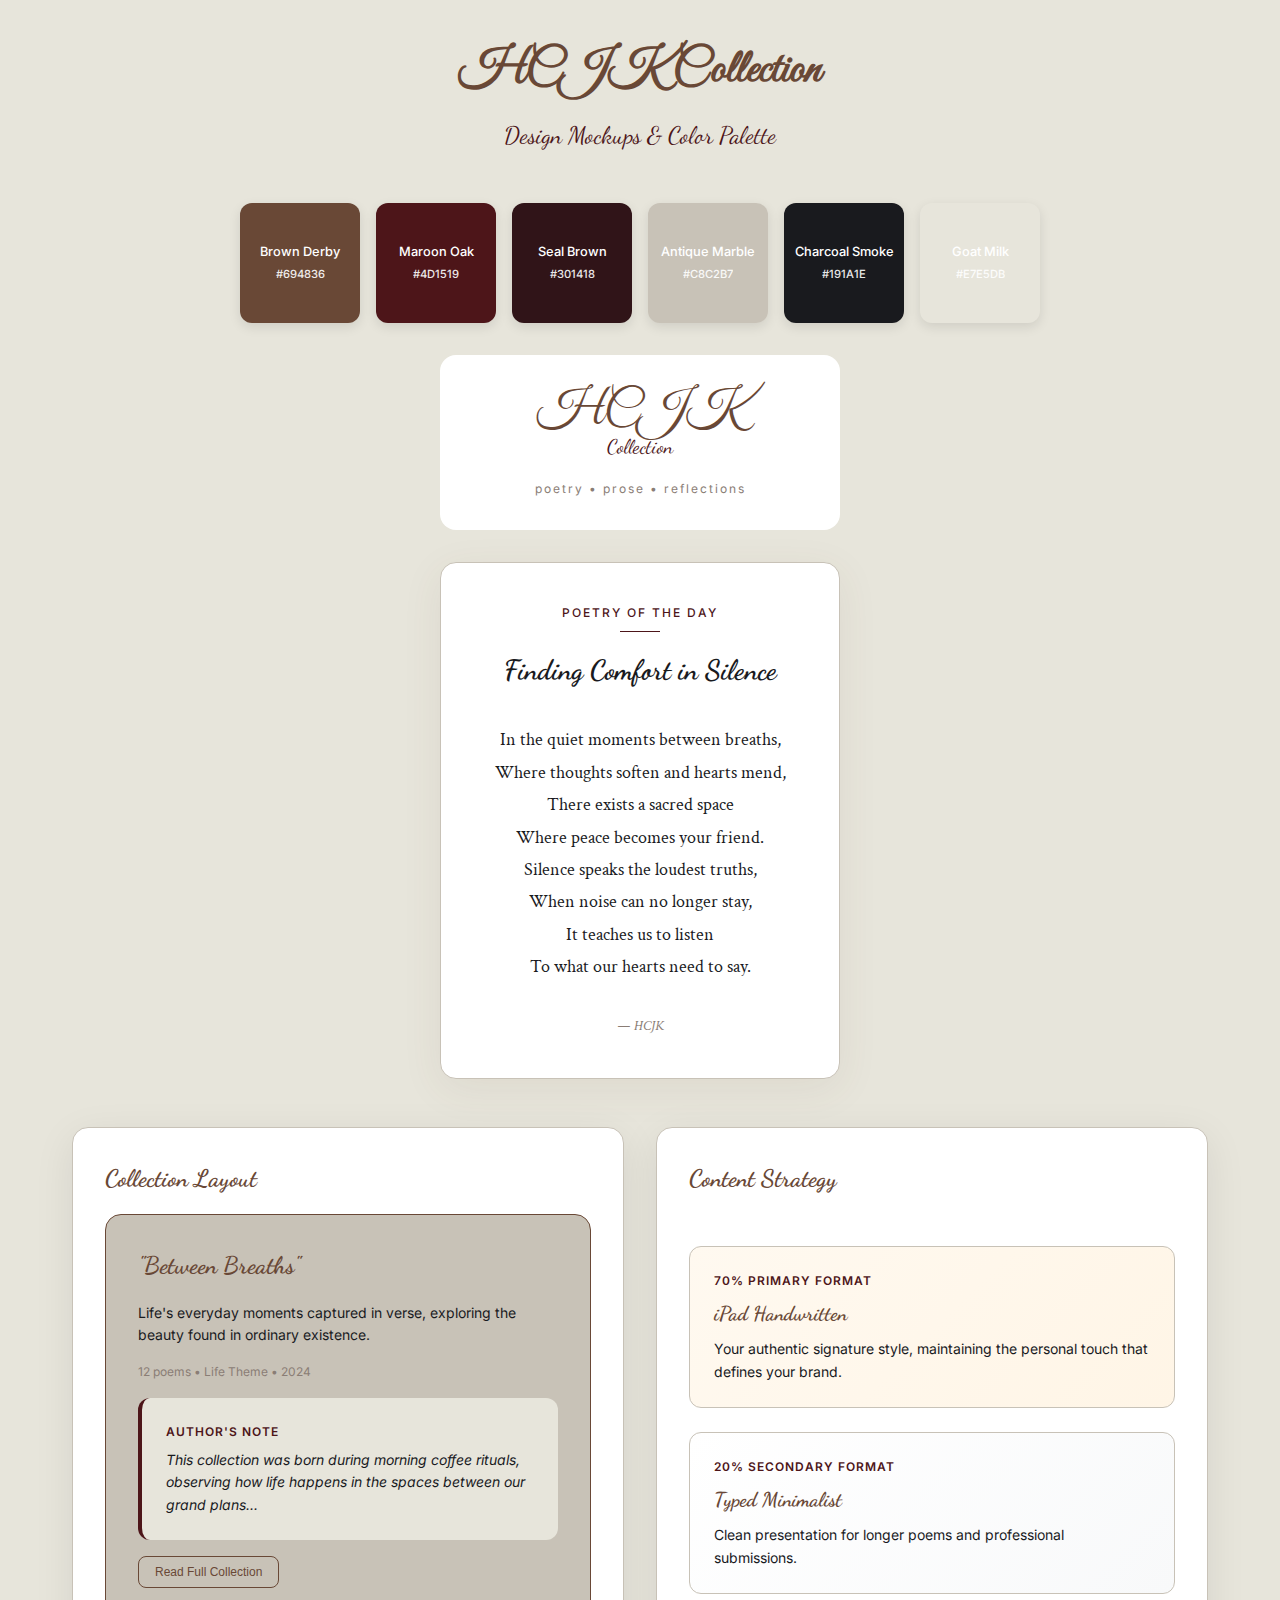
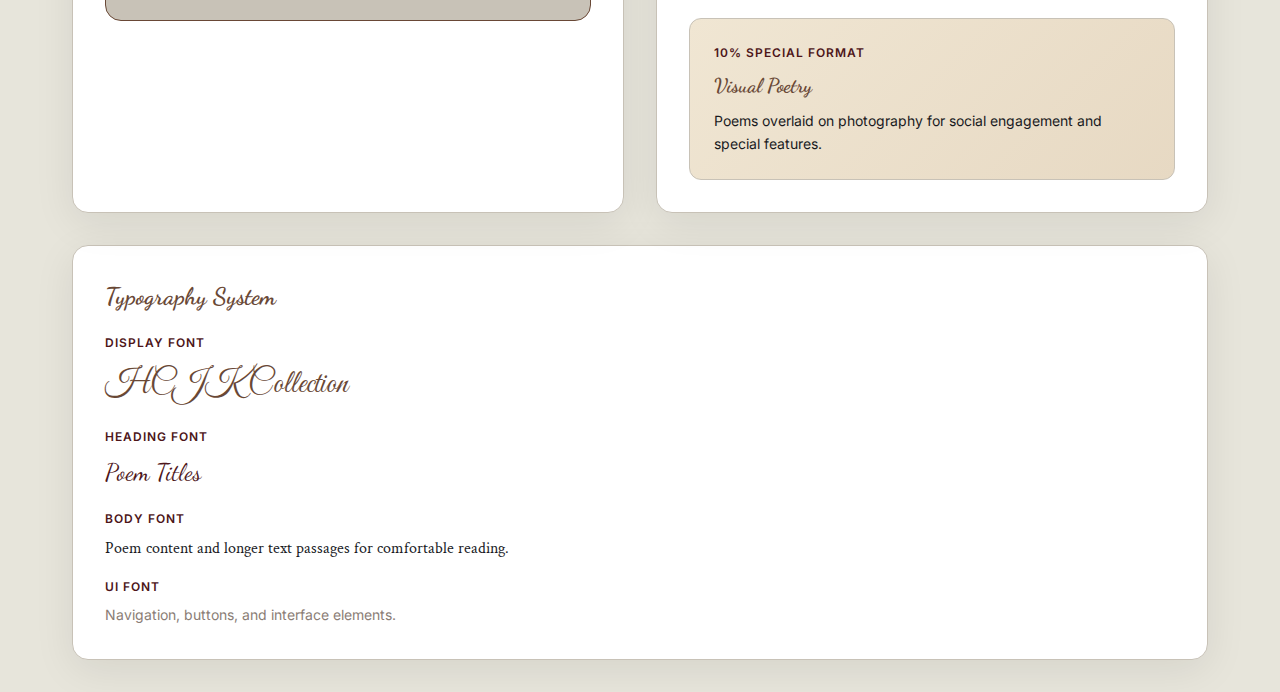
<file: mockups.html>
<!DOCTYPE html>
<html lang="en">
<head>
    <meta charset="UTF-8">
    <meta name="viewport" content="width=device-width, initial-scale=1.0">
    <title>HCJK Collection - Design Mockups</title>
    <link href="https://fonts.googleapis.com/css2?family=Crimson+Text:ital,wght@0,400;0,600;1,400&family=Inter:wght@300;400;500;600&family=Dancing+Script:wght@400;600&family=Great+Vibes&display=swap" rel="stylesheet">
    <style>
        /* Warm Earthy Tones Color Palette - Option A */
        :root {
            --color-primary: #694836; /* Brown Derby */
            --color-secondary: #4D1519; /* Maroon Oak */
            --color-accent: #301418; /* Seal Brown */
            --color-background: #C8C2B7; /* Antique Marble */
            --color-text: #191A1E; /* Charcoal Smoke */
            --color-light: #E7E5DB; /* Goat Milk */
            --color-muted: #8A7D75;
            
            /* Typography */
            --font-display: 'Great Vibes', cursive;
            --font-heading: 'Dancing Script', cursive;
            --font-body: 'Crimson Text', Georgia, serif;
            --font-sans: 'Inter', sans-serif;
        }
        
        * {
            margin: 0;
            padding: 0;
            box-sizing: border-box;
        }
        
        body {
            font-family: var(--font-sans);
            background: var(--color-light);
            color: var(--color-text);
            line-height: 1.6;
        }
        
        .mockup-container {
            max-width: 1200px;
            margin: 0 auto;
            padding: 2rem;
        }
        
        .mockup-header {
            text-align: center;
            margin-bottom: 3rem;
        }
        
        .mockup-title {
            font-family: var(--font-display);
            font-size: 3rem;
            color: var(--color-primary);
            margin-bottom: 0.5rem;
        }
        
        .mockup-subtitle {
            font-family: var(--font-heading);
            font-size: 1.5rem;
            color: var(--color-secondary);
            margin-bottom: 1rem;
        }
        
        .color-palette {
            display: flex;
            justify-content: center;
            gap: 1rem;
            margin: 2rem 0;
            flex-wrap: wrap;
        }
        
        .color-swatch {
            width: 120px;
            height: 120px;
            border-radius: 12px;
            display: flex;
            flex-direction: column;
            align-items: center;
            justify-content: center;
            color: white;
            font-size: 0.8rem;
            font-weight: 500;
            box-shadow: 0 4px 12px rgba(0,0,0,0.1);
            position: relative;
        }
        
        .color-swatch.light {
            color: var(--color-text);
        }
        
        .color-name {
            font-size: 0.7rem;
            opacity: 0.9;
            margin-top: 0.25rem;
        }
        
        .mockup-grid {
            display: grid;
            grid-template-columns: repeat(auto-fit, minmax(350px, 1fr));
            gap: 2rem;
            margin-top: 3rem;
        }
        
        .mockup-card {
            background: white;
            border-radius: 16px;
            padding: 2rem;
            box-shadow: 0 10px 40px rgba(0,0,0,0.08);
            border: 1px solid var(--color-background);
            transition: transform 0.3s ease, box-shadow 0.3s ease;
        }
        
        .mockup-card:hover {
            transform: translateY(-4px);
            box-shadow: 0 20px 60px rgba(0,0,0,0.12);
        }
        
        .mockup-card h3 {
            font-family: var(--font-heading);
            font-size: 1.5rem;
            color: var(--color-primary);
            margin-bottom: 1rem;
        }
        
        /* Poem Card Mockup */
        .poem-mockup {
            background: white;
            border-radius: 16px;
            padding: 2.5rem;
            box-shadow: 0 10px 40px rgba(105, 72, 54, 0.08);
            border: 1px solid var(--color-background);
            text-align: center;
            max-width: 400px;
            margin: 2rem auto;
        }
        
        .poem-label {
            font-size: 0.75rem;
            color: var(--color-secondary);
            text-transform: uppercase;
            letter-spacing: 2px;
            font-weight: 500;
            margin-bottom: 1rem;
            position: relative;
        }
        
        .poem-label::after {
            content: '';
            display: block;
            width: 40px;
            height: 1px;
            background: var(--color-secondary);
            margin: 0.5rem auto 0;
        }
        
        .poem-title {
            font-family: var(--font-heading);
            font-size: 1.75rem;
            color: var(--color-text);
            margin-bottom: 2rem;
        }
        
        .poem-content {
            font-family: var(--font-body);
            font-size: 1.125rem;
            line-height: 1.8;
            color: var(--color-text);
            margin-bottom: 2rem;
        }
        
        .poem-author {
            font-family: var(--font-body);
            font-style: italic;
            color: var(--color-muted);
            font-size: 0.875rem;
        }
        
        /* Collection Card Mockup */
        .collection-mockup {
            background: var(--color-background);
            border-radius: 16px;
            padding: 2rem;
            border: 1px solid var(--color-primary);
            transition: all 0.3s ease;
        }
        
        .collection-mockup:hover {
            background: white;
            transform: translateY(-2px);
        }
        
        .collection-title {
            font-family: var(--font-heading);
            font-size: 1.5rem;
            color: var(--color-primary);
            margin-bottom: 1rem;
        }
        
        .collection-description {
            font-size: 0.875rem;
            color: var(--color-text);
            margin-bottom: 1rem;
        }
        
        .collection-stats {
            font-size: 0.75rem;
            color: var(--color-muted);
        }
        
        /* Format Examples */
        .format-examples {
            display: grid;
            grid-template-columns: repeat(auto-fit, minmax(300px, 1fr));
            gap: 1.5rem;
            margin-top: 3rem;
        }
        
        .format-card {
            padding: 1.5rem;
            border-radius: 12px;
            border: 1px solid var(--color-background);
        }
        
        .format-card.ipad {
            background: linear-gradient(135deg, #fff9f0 0%, #fff5e6 100%);
        }
        
        .format-card.typed {
            background: linear-gradient(135deg, #ffffff 0%, #f8f9fa 100%);
        }
        
        .format-card.visual {
            background: linear-gradient(135deg, #f0e6d3 0%, #e7d9c3 100%);
        }
        
        .format-label {
            font-size: 0.75rem;
            color: var(--color-secondary);
            text-transform: uppercase;
            letter-spacing: 1px;
            font-weight: 600;
            margin-bottom: 0.5rem;
        }
        
        .format-title {
            font-family: var(--font-heading);
            font-size: 1.25rem;
            color: var(--color-primary);
            margin-bottom: 0.5rem;
        }
        
        .format-description {
            font-size: 0.875rem;
            color: var(--color-text);
        }
        
        /* Author Commentary */
        .author-commentary {
            background: var(--color-light);
            border-radius: 12px;
            padding: 1.5rem;
            margin-top: 1rem;
            border-left: 4px solid var(--color-secondary);
        }
        
        .commentary-label {
            font-size: 0.75rem;
            color: var(--color-secondary);
            text-transform: uppercase;
            letter-spacing: 1px;
            font-weight: 600;
            margin-bottom: 0.5rem;
        }
        
        .commentary-text {
            font-style: italic;
            font-size: 0.875rem;
            color: var(--color-text);
            line-height: 1.6;
        }
        
        .toggle-button {
            background: transparent;
            border: 1px solid var(--color-primary);
            color: var(--color-primary);
            padding: 0.5rem 1rem;
            border-radius: 8px;
            font-size: 0.75rem;
            cursor: pointer;
            transition: all 0.3s ease;
            margin-top: 1rem;
        }
        
        .toggle-button:hover {
            background: var(--color-primary);
            color: white;
        }
        
        /* Header Mockup */
        .header-mockup {
            text-align: center;
            padding: 2rem;
            background: white;
            border-radius: 16px;
            margin: 2rem auto;
            max-width: 400px;
        }
        
        .logo-mockup {
            margin-bottom: 1rem;
        }
        
        .logo-main {
            font-family: var(--font-display);
            font-size: 3rem;
            color: var(--color-primary);
            line-height: 1;
        }
        
        .logo-subtitle {
            font-family: var(--font-heading);
            font-size: 1.25rem;
            color: var(--color-secondary);
            margin-top: -0.25rem;
        }
        
        .site-subtitle {
            font-size: 0.75rem;
            color: var(--color-muted);
            letter-spacing: 2px;
            text-transform: lowercase;
            margin-top: 1rem;
        }
    </style>
<script src="https://sites.super.myninja.ai/_assets/ninja-daytona-script.js"></script>
</head>
<body>
    <div class="mockup-container">
        <div class="mockup-header">
            <h1 class="mockup-title">HCJK Collection</h1>
            <p class="mockup-subtitle">Design Mockups & Color Palette</p>
        </div>
        
        <!-- Color Palette Display -->
        <div class="color-palette">
            <div class="color-swatch" style="background: #694836;">
                Brown Derby
                <span class="color-name">#694836</span>
            </div>
            <div class="color-swatch" style="background: #4D1519;">
                Maroon Oak
                <span class="color-name">#4D1519</span>
            </div>
            <div class="color-swatch" style="background: #301418;">
                Seal Brown
                <span class="color-name">#301418</span>
            </div>
            <div class="color-swatch" style="background: #C8C2B7;" class="light">
                Antique Marble
                <span class="color-name">#C8C2B7</span>
            </div>
            <div class="color-swatch" style="background: #191A1E;">
                Charcoal Smoke
                <span class="color-name">#191A1E</span>
            </div>
            <div class="color-swatch" style="background: #E7E5DB;" class="light">
                Goat Milk
                <span class="color-name">#E7E5DB</span>
            </div>
        </div>
        
        <!-- Header Mockup -->
        <div class="header-mockup">
            <div class="logo-mockup">
                <div class="logo-main">HCJK</div>
                <div class="logo-subtitle">Collection</div>
            </div>
            <p class="site-subtitle">poetry • prose • reflections</p>
        </div>
        
        <!-- Main Poem Card Mockup -->
        <div class="poem-mockup">
            <div class="poem-label">poetry of the day</div>
            <h2 class="poem-title">Finding Comfort in Silence</h2>
            <div class="poem-content">
                <p>In the quiet moments between breaths,<br>
                Where thoughts soften and hearts mend,<br>
                There exists a sacred space<br>
                Where peace becomes your friend.</p>
                
                <p>Silence speaks the loudest truths,<br>
                When noise can no longer stay,<br>
                It teaches us to listen<br>
                To what our hearts need to say.</p>
            </div>
            <p class="poem-author">— HCJK</p>
        </div>
        
        <!-- Collection Cards -->
        <div class="mockup-grid">
            <div class="mockup-card">
                <h3>Collection Layout</h3>
                <div class="collection-mockup">
                    <h4 class="collection-title">"Between Breaths"</h4>
                    <p class="collection-description">Life's everyday moments captured in verse, exploring the beauty found in ordinary existence.</p>
                    <div class="collection-stats">12 poems • Life Theme • 2024</div>
                    
                    <div class="author-commentary">
                        <div class="commentary-label">Author's Note</div>
                        <p class="commentary-text">This collection was born during morning coffee rituals, observing how life happens in the spaces between our grand plans...</p>
                    </div>
                    <button class="toggle-button">Read Full Collection</button>
                </div>
            </div>
            
            <div class="mockup-card">
                <h3>Content Strategy</h3>
                <div class="format-examples">
                    <div class="format-card ipad">
                        <div class="format-label">70% Primary Format</div>
                        <h4 class="format-title">iPad Handwritten</h4>
                        <p class="format-description">Your authentic signature style, maintaining the personal touch that defines your brand.</p>
                    </div>
                    
                    <div class="format-card typed">
                        <div class="format-label">20% Secondary Format</div>
                        <h4 class="format-title">Typed Minimalist</h4>
                        <p class="format-description">Clean presentation for longer poems and professional submissions.</p>
                    </div>
                    
                    <div class="format-card visual">
                        <div class="format-label">10% Special Format</div>
                        <h4 class="format-title">Visual Poetry</h4>
                        <p class="format-description">Poems overlaid on photography for social engagement and special features.</p>
                    </div>
                </div>
            </div>
        </div>
        
        <!-- Typography Examples -->
        <div class="mockup-card" style="margin-top: 2rem;">
            <h3>Typography System</h3>
            <div style="display: grid; gap: 1rem; margin-top: 1rem;">
                <div>
                    <div class="format-label">Display Font</div>
                    <div style="font-family: var(--font-display); font-size: 2rem; color: var(--color-primary);">HCJK Collection</div>
                </div>
                <div>
                    <div class="format-label">Heading Font</div>
                    <div style="font-family: var(--font-heading); font-size: 1.5rem; color: var(--color-secondary);">Poem Titles</div>
                </div>
                <div>
                    <div class="format-label">Body Font</div>
                    <div style="font-family: var(--font-body); font-size: 1rem; color: var(--color-text);">Poem content and longer text passages for comfortable reading.</div>
                </div>
                <div>
                    <div class="format-label">UI Font</div>
                    <div style="font-family: var(--font-sans); font-size: 0.875rem; color: var(--color-muted);">Navigation, buttons, and interface elements.</div>
                </div>
            </div>
        </div>
    </div>
</body>
</html>
</file>
<file: style.css>
/* HCJK Collection Rebrand - Warm Earthy Tones Option A */

:root {
    /* Color Palette - Warm Earthy Tones */
    --color-primary: #694836; /* Brown Derby */
    --color-secondary: #4D1519; /* Maroon Oak */
    --color-accent: #301418; /* Seal Brown */
    --color-background: #C8C2B7; /* Antique Marble */
    --color-text: #191A1E; /* Charcoal Smoke */
    --color-light: #E7E5DB; /* Goat Milk */
    --color-muted: #8A7D75;
    --border-color: #D4C4B0;
    
    /* Typography */
    --font-display: 'Great Vibes', cursive;
    --font-heading: 'Dancing Script', cursive;
    --font-body: 'Crimson Text', Georgia, serif;
    --font-sans: 'Inter', sans-serif;
    
    /* Spacing */
    --space-xs: 0.5rem;
    --space-sm: 1rem;
    --space-md: 1.5rem;
    --space-lg: 2rem;
    --space-xl: 3rem;
    
    /* Border Radius */
    --radius-sm: 8px;
    --radius-md: 12px;
    --radius-lg: 16px;
    
    /* Transitions */
    --transition-fast: 0.2s ease;
    --transition-medium: 0.3s ease;
}

/* Dark Theme */
[data-theme="dark"] {
    --color-primary: #D4A574;
    --color-secondary: #E5B888;
    --color-accent: #F0D4A6;
    --color-background: #2D2822;
    --color-text: #E7E5DB;
    --color-light: #3D3428;
    --color-muted: #A89685;
    --border-color: #404040;
}

/* Base Styles */
* {
    margin: 0;
    padding: 0;
    box-sizing: border-box;
}

body {
    font-family: var(--font-sans);
    font-size: 16px;
    line-height: 1.6;
    color: var(--color-text);
    background: var(--color-light);
    transition: background-color var(--transition-medium), color var(--transition-medium);
}

html {
    scroll-behavior: smooth;
}

/* Container */
.container {
    max-width: 480px;
    margin: 0 auto;
    padding: var(--space-xl) var(--space-md);
    min-height: 100vh;
    display: flex;
    flex-direction: column;
}

/* Header */
.header {
    text-align: center;
    padding: var(--space-xl) 0;
    margin-bottom: var(--space-xl);
}

.logo h1 {
    font-family: var(--font-display);
    font-size: 2.5rem;
    font-weight: 400;
    color: var(--color-primary);
    line-height: 1;
    margin-bottom: var(--space-xs);
}

.logo .tagline {
    font-family: var(--font-heading);
    font-size: 1.25rem;
    color: var(--color-secondary);
    margin-top: -0.25rem;
}

.subtitle {
    font-size: 0.75rem;
    color: var(--color-muted);
    letter-spacing: 2px;
    text-transform: lowercase;
    margin-top: var(--space-sm);
}

/* Featured Poem - Rebranded */
.featured-poem {
    background: white;
    border-radius: var(--radius-lg);
    padding: var(--space-xl);
    margin-bottom: var(--space-xl);
    box-shadow: 0 10px 40px rgba(105, 72, 54, 0.08);
    border: 1px solid var(--color-background);
    position: relative;
    transition: all var(--transition-medium);
}

.featured-poem:hover {
    transform: translateY(-2px);
    box-shadow: 0 20px 60px rgba(105, 72, 54, 0.12);
}

.poem-header {
    text-align: center;
    margin-bottom: var(--space-xl);
}

.poem-label {
    font-size: 0.75rem;
    color: var(--color-secondary);
    text-transform: uppercase;
    letter-spacing: 2px;
    font-weight: 600;
    margin-bottom: var(--space-sm);
}

.poem-label::after {
    content: '';
    display: block;
    width: 40px;
    height: 1px;
    background: var(--color-secondary);
    margin: var(--space-sm) auto 0;
}

.poem-header h3 {
    font-family: var(--font-heading);
    font-size: 1.5rem;
    font-weight: 400;
    color: var(--color-text);
    margin-top: var(--space-md);
    line-height: 1.4;
}

.poem-content {
    text-align: center;
    margin-bottom: var(--space-xl);
}

.poem-content p {
    font-family: var(--font-body);
    font-size: 1.125rem;
    line-height: 1.8;
    color: var(--color-text);
    margin-bottom: var(--space-md);
}

.poem-content p:last-child {
    margin-bottom: 0;
}

.poem-author {
    font-family: var(--font-body);
    font-style: italic;
    font-size: 0.875rem;
    color: var(--color-muted);
    text-align: center;
    margin: 0;
}

/* Author Commentary Toggle */
.author-commentary {
    background: var(--color-light);
    border-radius: var(--radius-md);
    padding: var(--space-lg);
    margin-top: var(--space-lg);
    border-left: 4px solid var(--color-secondary);
    display: none;
}

.author-commentary.active {
    display: block;
    animation: fadeIn 0.5s ease;
}

.commentary-label {
    font-size: 0.75rem;
    color: var(--color-secondary);
    text-transform: uppercase;
    letter-spacing: 1px;
    font-weight: 600;
    margin-bottom: var(--space-sm);
}

.commentary-text {
    font-family: var(--font-body);
    font-style: italic;
    font-size: 0.875rem;
    color: var(--color-text);
    line-height: 1.6;
}

.reflection-toggle {
    background: transparent;
    border: 1px solid var(--color-primary);
    color: var(--color-primary);
    padding: var(--space-xs) var(--space-md);
    border-radius: var(--radius-sm);
    font-size: 0.75rem;
    font-family: var(--font-sans);
    cursor: pointer;
    transition: all var(--transition-fast);
    margin-top: var(--space-md);
}

.reflection-toggle:hover {
    background: var(--color-primary);
    color: white;
    transform: translateY(-1px);
}

/* Collections Section */
.collections {
    margin-bottom: var(--space-xl);
}

.section-title {
    font-family: var(--font-heading);
    font-size: 1.75rem;
    color: var(--color-primary);
    text-align: center;
    margin-bottom: var(--space-xl);
}

.collection-grid {
    display: grid;
    grid-template-columns: 1fr;
    gap: var(--space-md);
}

.collection-card {
    background: white;
    border: 1px solid var(--color-background);
    border-radius: var(--radius-lg);
    padding: var(--space-lg);
    transition: all var(--transition-medium);
    cursor: pointer;
}

.collection-card:hover {
    transform: translateY(-2px);
    box-shadow: 0 8px 24px rgba(105, 72, 54, 0.12);
    border-color: var(--color-primary);
}

.collection-title {
    font-family: var(--font-heading);
    font-size: 1.25rem;
    color: var(--color-primary);
    margin-bottom: var(--space-sm);
}

.collection-description {
    font-size: 0.875rem;
    color: var(--color-text);
    line-height: 1.5;
    margin-bottom: var(--space-md);
}

.collection-stats {
    font-size: 0.75rem;
    color: var(--color-muted);
}

/* Format Indicators */
.format-indicator {
    display: inline-block;
    padding: 2px 6px;
    border-radius: 4px;
    font-size: 0.625rem;
    font-weight: 600;
    text-transform: uppercase;
    letter-spacing: 0.5px;
    margin-right: var(--space-xs);
}

.format-ipad {
    background: var(--color-light);
    color: var(--color-primary);
    border: 1px solid var(--color-primary);
}

.format-typed {
    background: var(--color-background);
    color: var(--color-text);
    border: 1px solid var(--color-muted);
}

.format-visual {
    background: var(--color-secondary);
    color: white;
}

/* Links Section */
.links {
    margin-bottom: var(--space-xl);
}

.link-item {
    margin-bottom: var(--space-sm);
}

.link-button {
    display: flex;
    align-items: center;
    padding: var(--space-md);
    background: white;
    border: 1px solid var(--color-background);
    border-radius: var(--radius-md);
    text-decoration: none;
    color: var(--color-text);
    transition: all var(--transition-fast);
    box-shadow: 0 2px 4px rgba(105, 72, 54, 0.04);
}

.link-button:hover {
    background: var(--color-light);
    transform: translateY(-1px);
    box-shadow: 0 4px 12px rgba(105, 72, 54, 0.08);
    border-color: var(--color-primary);
}

.link-button.primary {
    background: var(--color-primary);
    color: white;
    border-color: var(--color-primary);
}

.link-button.primary:hover {
    background: var(--color-secondary);
    border-color: var(--color-secondary);
}

.link-icon {
    color: var(--color-primary);
    margin-right: var(--space-md);
    width: 20px;
    height: 20px;
    flex-shrink: 0;
}

.link-content {
    flex: 1;
}

.link-title {
    font-weight: 500;
    font-size: 0.875rem;
    color: var(--color-text);
    margin-bottom: 2px;
    display: block;
}

.link-description {
    font-size: 0.75rem;
    color: var(--color-muted);
    line-height: 1.3;
}

/* Stats Section */
.stats {
    display: flex;
    justify-content: space-around;
    padding: var(--space-lg) 0;
    border-top: 1px solid var(--color-background);
    border-bottom: 1px solid var(--color-background);
    margin-bottom: var(--space-xl);
}

.stat-item {
    text-align: center;
}

.stat-number {
    display: block;
    font-size: 1.5rem;
    font-weight: 400;
    color: var(--color-primary);
    font-family: var(--font-display);
}

.stat-label {
    font-size: 0.75rem;
    color: var(--color-muted);
    text-transform: lowercase;
    letter-spacing: 0.5px;
}

/* Connect Section */
.connect {
    text-align: center;
    margin-bottom: var(--space-xl);
}

.connect h3 {
    font-family: var(--font-heading);
    font-size: 1.25rem;
    color: var(--color-primary);
    margin-bottom: var(--space-lg);
}

.social-links {
    display: flex;
    flex-direction: column;
    gap: var(--space-sm);
}

.social-link {
    display: flex;
    align-items: center;
    padding: var(--space-md);
    background: white;
    border: 1px solid var(--color-background);
    border-radius: var(--radius-md);
    text-decoration: none;
    color: var(--color-text);
    transition: all var(--transition-fast);
    box-shadow: 0 2px 4px rgba(105, 72, 54, 0.04);
}

.social-link:hover {
    background: var(--color-light);
    transform: translateY(-1px);
    box-shadow: 0 4px 8px rgba(105, 72, 54, 0.08);
}

.social-icon {
    color: var(--color-primary);
    margin-right: var(--space-md);
    width: 20px;
    height: 20px;
    flex-shrink: 0;
}

.social-content {
    flex: 1;
    text-align: left;
}

.social-name {
    font-weight: 500;
    font-size: 0.875rem;
    color: var(--color-text);
    margin-bottom: 2px;
    display: block;
}

.social-desc {
    font-size: 0.75rem;
    color: var(--color-muted);
}

/* Footer */
.footer {
    text-align: center;
    padding: var(--space-xl) 0;
    border-top: 1px solid var(--color-background);
    margin-top: auto;
}

.footer p {
    font-size: 0.875rem;
    color: var(--color-muted);
    margin-bottom: var(--space-sm);
}

.footer-branding {
    margin: var(--space-sm) 0;
}

.collective-badge {
    font-size: 0.75rem;
    color: var(--color-primary);
    background: var(--color-light);
    padding: var(--space-xs) var(--space-sm);
    border-radius: var(--radius-sm);
    border: 1px solid var(--color-background);
    display: inline-block;
    transition: all var(--transition-fast);
}

.collective-badge:hover {
    background: var(--color-primary);
    color: white;
    transform: translateY(-1px);
}

/* Theme Toggle */
.theme-toggle {
    position: fixed;
    bottom: var(--space-xl);
    right: var(--space-md);
    width: 44px;
    height: 44px;
    border-radius: var(--radius-md);
    background: white;
    border: 1px solid var(--color-background);
    color: var(--color-muted);
    cursor: pointer;
    display: flex;
    align-items: center;
    justify-content: center;
    font-size: 1rem;
    box-shadow: 0 4px 12px rgba(105, 72, 54, 0.08);
    transition: all var(--transition-fast);
    z-index: 1000;
}

.theme-toggle:hover {
    background: var(--color-light);
    color: var(--color-primary);
    border-color: var(--color-primary);
    transform: translateY(-1px);
}

/* Animations */
@keyframes fadeIn {
    from {
        opacity: 0;
        transform: translateY(10px);
    }
    to {
        opacity: 1;
        transform: translateY(0);
    }
}

/* Responsive Design */
@media (max-width: 768px) {
    .container {
        padding: var(--space-lg) var(--space-md);
        max-width: 100%;
    }
    
    .logo h1 {
        font-size: 2rem;
    }
    
    .featured-poem {
        padding: var(--space-lg);
    }
    
    .poem-content p {
        font-size: 1rem;
    }
    
    .stats {
        flex-direction: column;
        gap: var(--space-md);
    }
    
    .theme-toggle {
        bottom: var(--space-lg);
        right: var(--space-sm);
        width: 40px;
        height: 40px;
    }
}

@media (max-width: 480px) {
    .container {
        padding: var(--space-md) var(--space-sm);
    }
    
    .featured-poem {
        padding: var(--space-md);
    }
}
</file>
<file: style-rebrand.css>
/* HCJK Collection Rebrand - Warm Earthy Tones Option A */

:root {
    /* Color Palette - Warm Earthy Tones */
    --color-primary: #694836; /* Brown Derby */
    --color-secondary: #4D1519; /* Maroon Oak */
    --color-accent: #301418; /* Seal Brown */
    --color-background: #C8C2B7; /* Antique Marble */
    --color-text: #191A1E; /* Charcoal Smoke */
    --color-light: #E7E5DB; /* Goat Milk */
    --color-muted: #8A7D75;
    --border-color: #D4C4B0;
    
    /* Typography */
    --font-display: 'Great Vibes', cursive;
    --font-heading: 'Dancing Script', cursive;
    --font-body: 'Crimson Text', Georgia, serif;
    --font-sans: 'Inter', sans-serif;
    
    /* Spacing */
    --space-xs: 0.5rem;
    --space-sm: 1rem;
    --space-md: 1.5rem;
    --space-lg: 2rem;
    --space-xl: 3rem;
    
    /* Border Radius */
    --radius-sm: 8px;
    --radius-md: 12px;
    --radius-lg: 16px;
    
    /* Transitions */
    --transition-fast: 0.2s ease;
    --transition-medium: 0.3s ease;
}

/* Dark Theme */
[data-theme="dark"] {
    --color-primary: #D4A574;
    --color-secondary: #E5B888;
    --color-accent: #F0D4A6;
    --color-background: #2D2822;
    --color-text: #E7E5DB;
    --color-light: #3D3428;
    --color-muted: #A89685;
    --border-color: #404040;
}

/* Base Styles */
* {
    margin: 0;
    padding: 0;
    box-sizing: border-box;
}

body {
    font-family: var(--font-sans);
    font-size: 16px;
    line-height: 1.6;
    color: var(--color-text);
    background: var(--color-light);
    transition: background-color var(--transition-medium), color var(--transition-medium);
}

html {
    scroll-behavior: smooth;
}

/* Container */
.container {
    max-width: 480px;
    margin: 0 auto;
    padding: var(--space-xl) var(--space-md);
    min-height: 100vh;
    display: flex;
    flex-direction: column;
}

/* Header */
.header {
    text-align: center;
    padding: var(--space-xl) 0;
    margin-bottom: var(--space-xl);
}

.logo h1 {
    font-family: var(--font-display);
    font-size: 2.5rem;
    font-weight: 400;
    color: var(--color-primary);
    line-height: 1;
    margin-bottom: var(--space-xs);
}

.logo .tagline {
    font-family: var(--font-heading);
    font-size: 1.25rem;
    color: var(--color-secondary);
    margin-top: -0.25rem;
}

.subtitle {
    font-size: 0.75rem;
    color: var(--color-muted);
    letter-spacing: 2px;
    text-transform: lowercase;
    margin-top: var(--space-sm);
}

/* Featured Poem - Rebranded */
.featured-poem {
    background: white;
    border-radius: var(--radius-lg);
    padding: var(--space-xl);
    margin-bottom: var(--space-xl);
    box-shadow: 0 10px 40px rgba(105, 72, 54, 0.08);
    border: 1px solid var(--color-background);
    position: relative;
    transition: all var(--transition-medium);
}

.featured-poem:hover {
    transform: translateY(-2px);
    box-shadow: 0 20px 60px rgba(105, 72, 54, 0.12);
}

.poem-header {
    text-align: center;
    margin-bottom: var(--space-xl);
}

.poem-label {
    font-size: 0.75rem;
    color: var(--color-secondary);
    text-transform: uppercase;
    letter-spacing: 2px;
    font-weight: 600;
    margin-bottom: var(--space-sm);
}

.poem-label::after {
    content: '';
    display: block;
    width: 40px;
    height: 1px;
    background: var(--color-secondary);
    margin: var(--space-sm) auto 0;
}

.poem-header h3 {
    font-family: var(--font-heading);
    font-size: 1.5rem;
    font-weight: 400;
    color: var(--color-text);
    margin-top: var(--space-md);
    line-height: 1.4;
}

.poem-content {
    text-align: center;
    margin-bottom: var(--space-xl);
}

.poem-content p {
    font-family: var(--font-body);
    font-size: 1.125rem;
    line-height: 1.8;
    color: var(--color-text);
    margin-bottom: var(--space-md);
}

.poem-content p:last-child {
    margin-bottom: 0;
}

.poem-author {
    font-family: var(--font-body);
    font-style: italic;
    font-size: 0.875rem;
    color: var(--color-muted);
    text-align: center;
    margin: 0;
}

/* Author Commentary Toggle */
.author-commentary {
    background: var(--color-light);
    border-radius: var(--radius-md);
    padding: var(--space-lg);
    margin-top: var(--space-lg);
    border-left: 4px solid var(--color-secondary);
    display: none;
}

.author-commentary.active {
    display: block;
    animation: fadeIn 0.5s ease;
}

.commentary-label {
    font-size: 0.75rem;
    color: var(--color-secondary);
    text-transform: uppercase;
    letter-spacing: 1px;
    font-weight: 600;
    margin-bottom: var(--space-sm);
}

.commentary-text {
    font-family: var(--font-body);
    font-style: italic;
    font-size: 0.875rem;
    color: var(--color-text);
    line-height: 1.6;
}

.reflection-toggle {
    background: transparent;
    border: 1px solid var(--color-primary);
    color: var(--color-primary);
    padding: var(--space-xs) var(--space-md);
    border-radius: var(--radius-sm);
    font-size: 0.75rem;
    font-family: var(--font-sans);
    cursor: pointer;
    transition: all var(--transition-fast);
    margin-top: var(--space-md);
}

.reflection-toggle:hover {
    background: var(--color-primary);
    color: white;
    transform: translateY(-1px);
}

/* Collections Section */
.collections {
    margin-bottom: var(--space-xl);
}

.section-title {
    font-family: var(--font-heading);
    font-size: 1.75rem;
    color: var(--color-primary);
    text-align: center;
    margin-bottom: var(--space-xl);
}

.collection-grid {
    display: grid;
    grid-template-columns: 1fr;
    gap: var(--space-md);
}

.collection-card {
    background: white;
    border: 1px solid var(--color-background);
    border-radius: var(--radius-lg);
    padding: var(--space-lg);
    transition: all var(--transition-medium);
    cursor: pointer;
}

.collection-card:hover {
    transform: translateY(-2px);
    box-shadow: 0 8px 24px rgba(105, 72, 54, 0.12);
    border-color: var(--color-primary);
}

.collection-title {
    font-family: var(--font-heading);
    font-size: 1.25rem;
    color: var(--color-primary);
    margin-bottom: var(--space-sm);
}

.collection-description {
    font-size: 0.875rem;
    color: var(--color-text);
    line-height: 1.5;
    margin-bottom: var(--space-md);
}

.collection-stats {
    font-size: 0.75rem;
    color: var(--color-muted);
}

/* Format Indicators */
.format-indicator {
    display: inline-block;
    padding: 2px 6px;
    border-radius: 4px;
    font-size: 0.625rem;
    font-weight: 600;
    text-transform: uppercase;
    letter-spacing: 0.5px;
    margin-right: var(--space-xs);
}

.format-ipad {
    background: var(--color-light);
    color: var(--color-primary);
    border: 1px solid var(--color-primary);
}

.format-typed {
    background: var(--color-background);
    color: var(--color-text);
    border: 1px solid var(--color-muted);
}

.format-visual {
    background: var(--color-secondary);
    color: white;
}

/* Links Section */
.links {
    margin-bottom: var(--space-xl);
}

.link-item {
    margin-bottom: var(--space-sm);
}

.link-button {
    display: flex;
    align-items: center;
    padding: var(--space-md);
    background: white;
    border: 1px solid var(--color-background);
    border-radius: var(--radius-md);
    text-decoration: none;
    color: var(--color-text);
    transition: all var(--transition-fast);
    box-shadow: 0 2px 4px rgba(105, 72, 54, 0.04);
}

.link-button:hover {
    background: var(--color-light);
    transform: translateY(-1px);
    box-shadow: 0 4px 12px rgba(105, 72, 54, 0.08);
    border-color: var(--color-primary);
}

.link-button.primary {
    background: var(--color-primary);
    color: white;
    border-color: var(--color-primary);
}

.link-button.primary:hover {
    background: var(--color-secondary);
    border-color: var(--color-secondary);
}

.link-icon {
    color: var(--color-primary);
    margin-right: var(--space-md);
    width: 20px;
    height: 20px;
    flex-shrink: 0;
}

.link-content {
    flex: 1;
}

.link-title {
    font-weight: 500;
    font-size: 0.875rem;
    color: var(--color-text);
    margin-bottom: 2px;
    display: block;
}

.link-description {
    font-size: 0.75rem;
    color: var(--color-muted);
    line-height: 1.3;
}

/* Stats Section */
.stats {
    display: flex;
    justify-content: space-around;
    padding: var(--space-lg) 0;
    border-top: 1px solid var(--color-background);
    border-bottom: 1px solid var(--color-background);
    margin-bottom: var(--space-xl);
}

.stat-item {
    text-align: center;
}

.stat-number {
    display: block;
    font-size: 1.5rem;
    font-weight: 400;
    color: var(--color-primary);
    font-family: var(--font-display);
}

.stat-label {
    font-size: 0.75rem;
    color: var(--color-muted);
    text-transform: lowercase;
    letter-spacing: 0.5px;
}

/* Connect Section */
.connect {
    text-align: center;
    margin-bottom: var(--space-xl);
}

.connect h3 {
    font-family: var(--font-heading);
    font-size: 1.25rem;
    color: var(--color-primary);
    margin-bottom: var(--space-lg);
}

.social-links {
    display: flex;
    flex-direction: column;
    gap: var(--space-sm);
}

.social-link {
    display: flex;
    align-items: center;
    padding: var(--space-md);
    background: white;
    border: 1px solid var(--color-background);
    border-radius: var(--radius-md);
    text-decoration: none;
    color: var(--color-text);
    transition: all var(--transition-fast);
    box-shadow: 0 2px 4px rgba(105, 72, 54, 0.04);
}

.social-link:hover {
    background: var(--color-light);
    transform: translateY(-1px);
    box-shadow: 0 4px 8px rgba(105, 72, 54, 0.08);
}

.social-icon {
    color: var(--color-primary);
    margin-right: var(--space-md);
    width: 20px;
    height: 20px;
    flex-shrink: 0;
}

.social-content {
    flex: 1;
    text-align: left;
}

.social-name {
    font-weight: 500;
    font-size: 0.875rem;
    color: var(--color-text);
    margin-bottom: 2px;
    display: block;
}

.social-desc {
    font-size: 0.75rem;
    color: var(--color-muted);
}

/* Footer */
.footer {
    text-align: center;
    padding: var(--space-xl) 0;
    border-top: 1px solid var(--color-background);
    margin-top: auto;
}

.footer p {
    font-size: 0.875rem;
    color: var(--color-muted);
    margin-bottom: var(--space-sm);
}

.footer-branding {
    margin: var(--space-sm) 0;
}

.collective-badge {
    font-size: 0.75rem;
    color: var(--color-primary);
    background: var(--color-light);
    padding: var(--space-xs) var(--space-sm);
    border-radius: var(--radius-sm);
    border: 1px solid var(--color-background);
    display: inline-block;
    transition: all var(--transition-fast);
}

.collective-badge:hover {
    background: var(--color-primary);
    color: white;
    transform: translateY(-1px);
}

/* Theme Toggle */
.theme-toggle {
    position: fixed;
    bottom: var(--space-xl);
    right: var(--space-md);
    width: 44px;
    height: 44px;
    border-radius: var(--radius-md);
    background: white;
    border: 1px solid var(--color-background);
    color: var(--color-muted);
    cursor: pointer;
    display: flex;
    align-items: center;
    justify-content: center;
    font-size: 1rem;
    box-shadow: 0 4px 12px rgba(105, 72, 54, 0.08);
    transition: all var(--transition-fast);
    z-index: 1000;
}

.theme-toggle:hover {
    background: var(--color-light);
    color: var(--color-primary);
    border-color: var(--color-primary);
    transform: translateY(-1px);
}

/* Animations */
@keyframes fadeIn {
    from {
        opacity: 0;
        transform: translateY(10px);
    }
    to {
        opacity: 1;
        transform: translateY(0);
    }
}

/* Responsive Design */
@media (max-width: 768px) {
    .container {
        padding: var(--space-lg) var(--space-md);
        max-width: 100%;
    }
    
    .logo h1 {
        font-size: 2rem;
    }
    
    .featured-poem {
        padding: var(--space-lg);
    }
    
    .poem-content p {
        font-size: 1rem;
    }
    
    .stats {
        flex-direction: column;
        gap: var(--space-md);
    }
    
    .theme-toggle {
        bottom: var(--space-lg);
        right: var(--space-sm);
        width: 40px;
        height: 40px;
    }
}

@media (max-width: 480px) {
    .container {
        padding: var(--space-md) var(--space-sm);
    }
    
    .featured-poem {
        padding: var(--space-md);
    }
}
</file>
